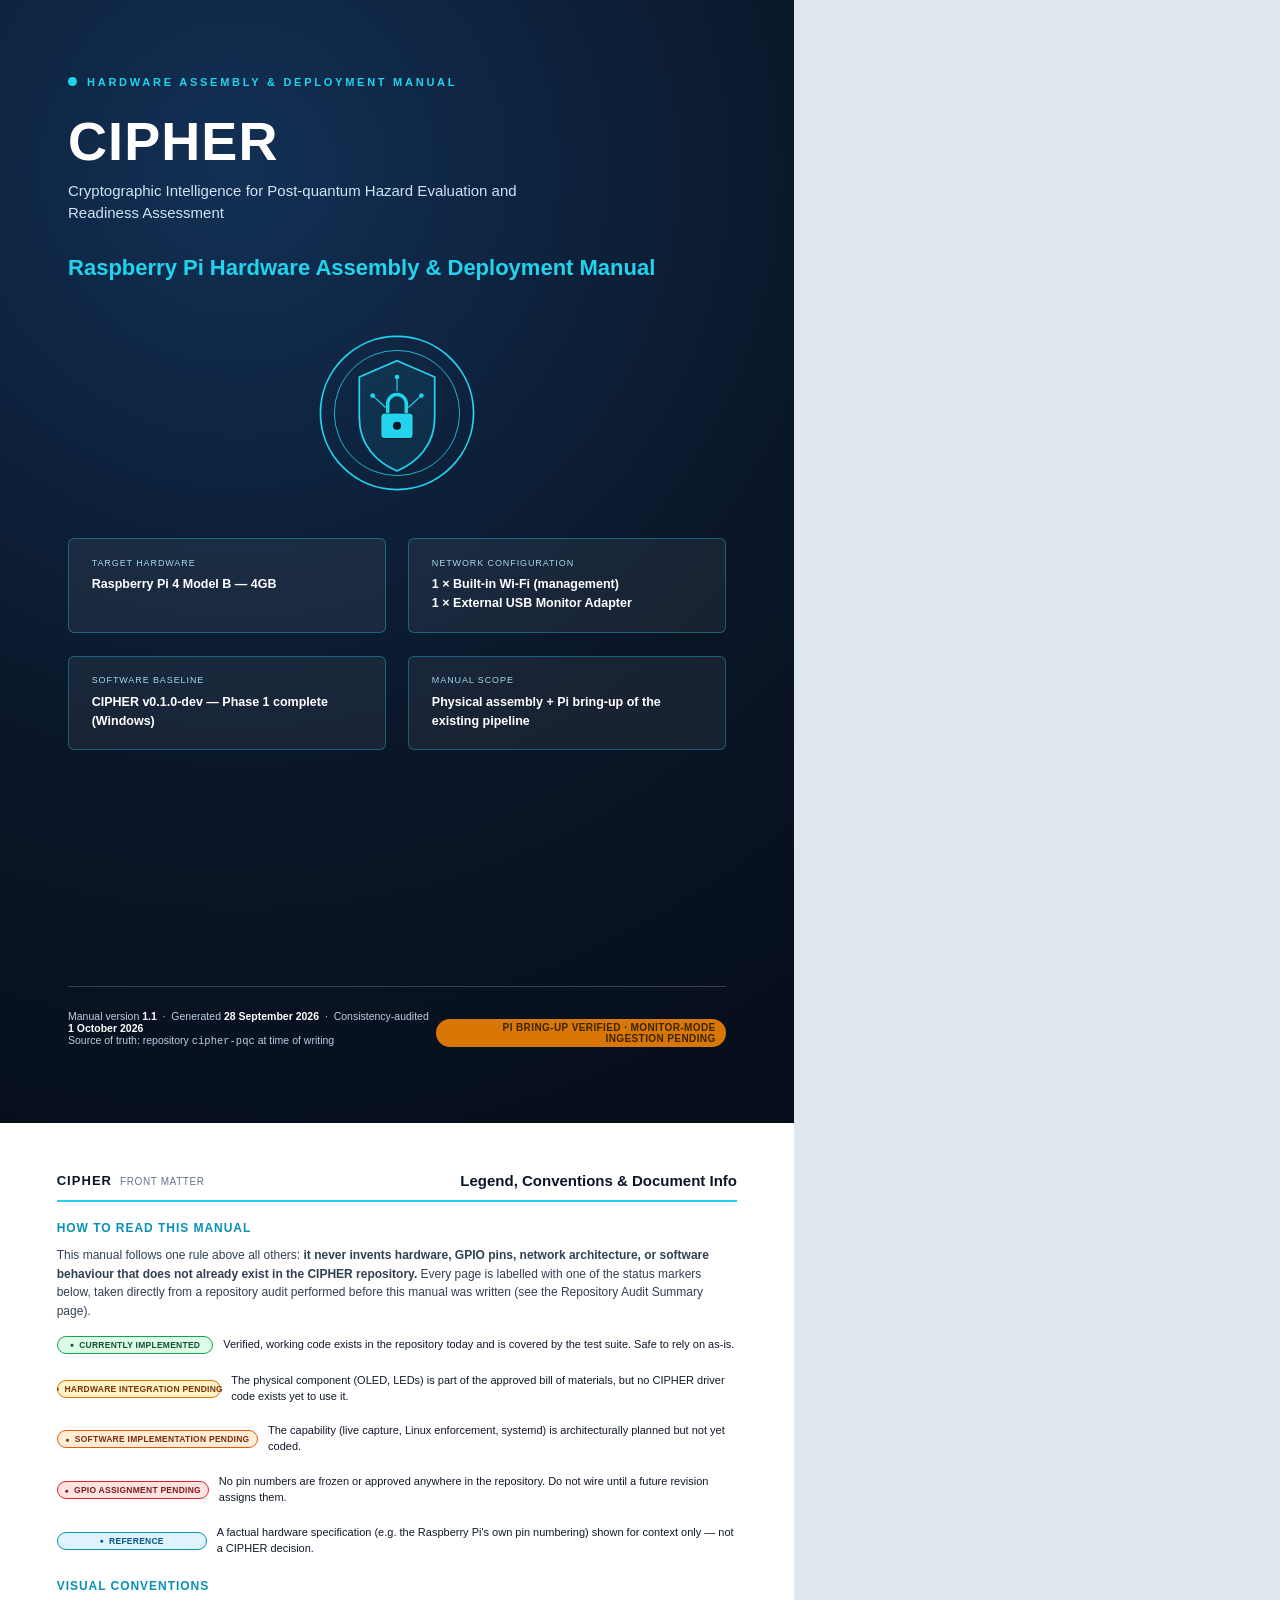
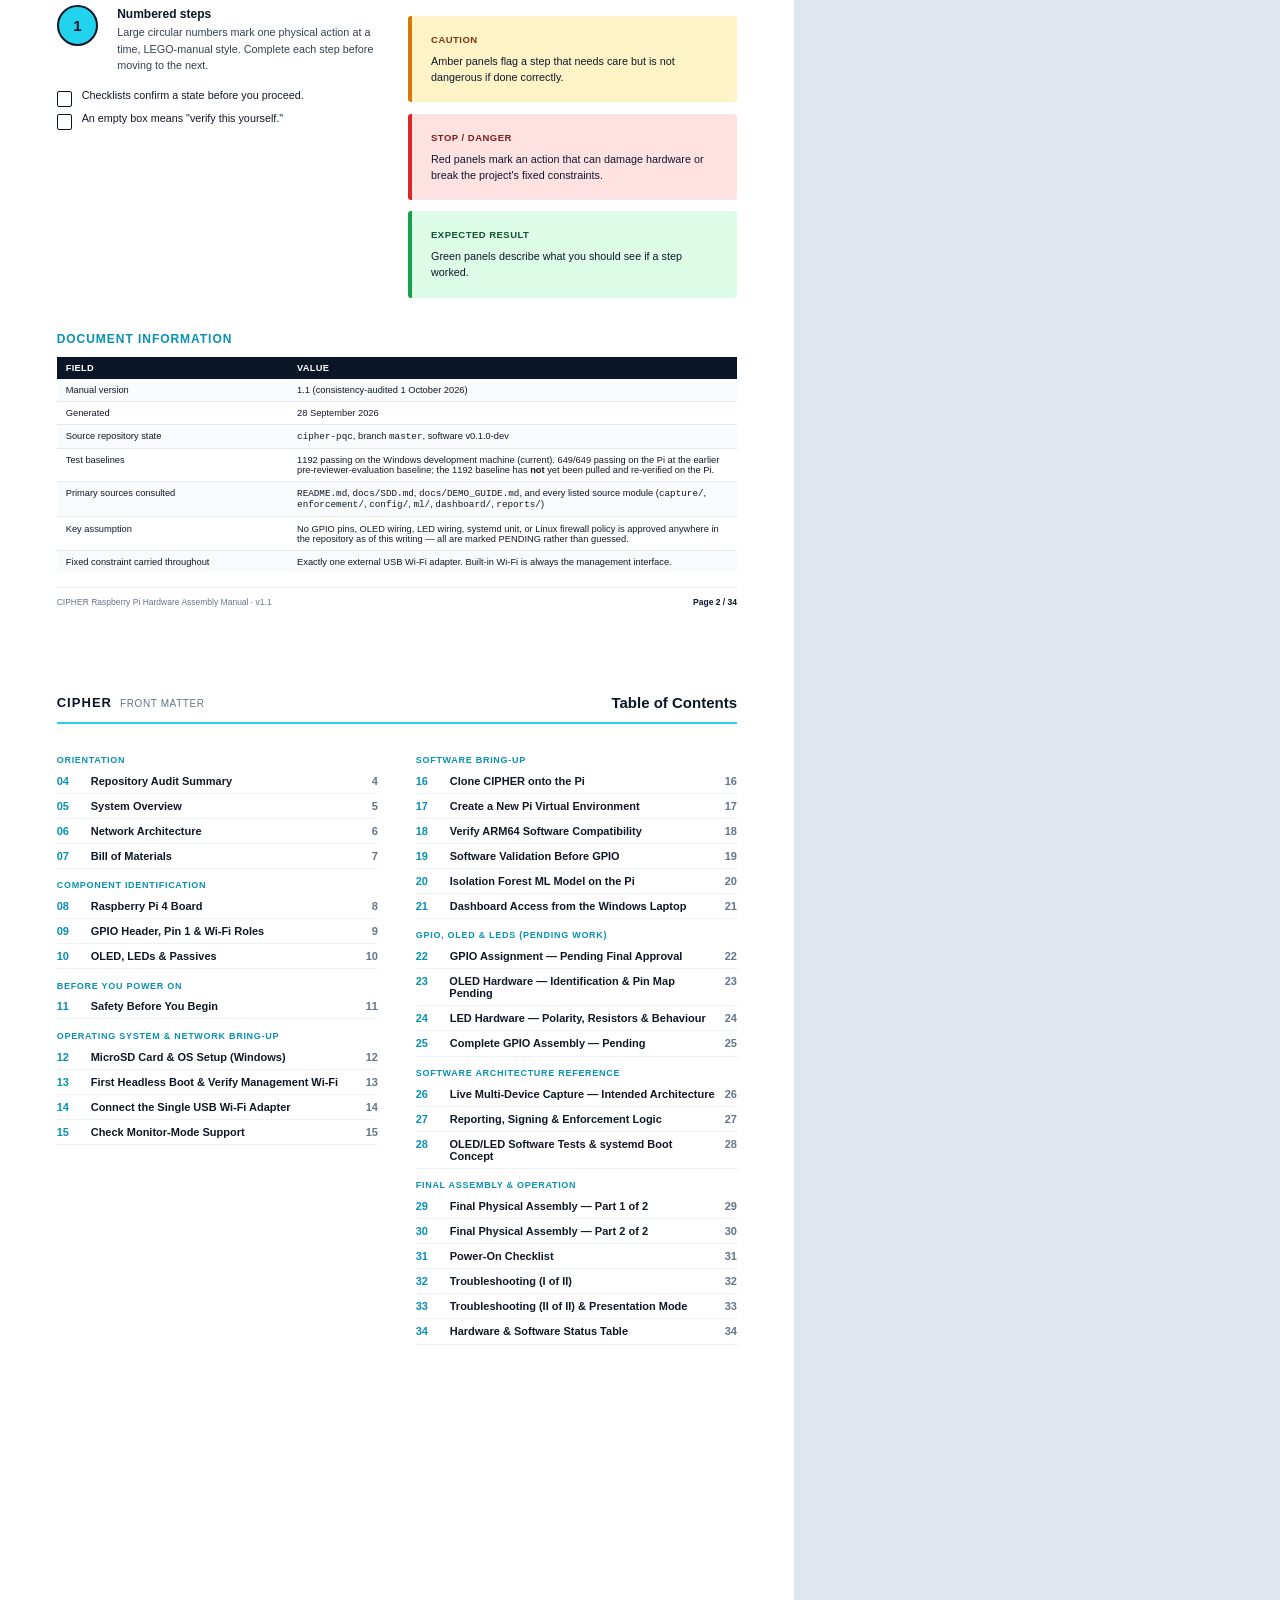
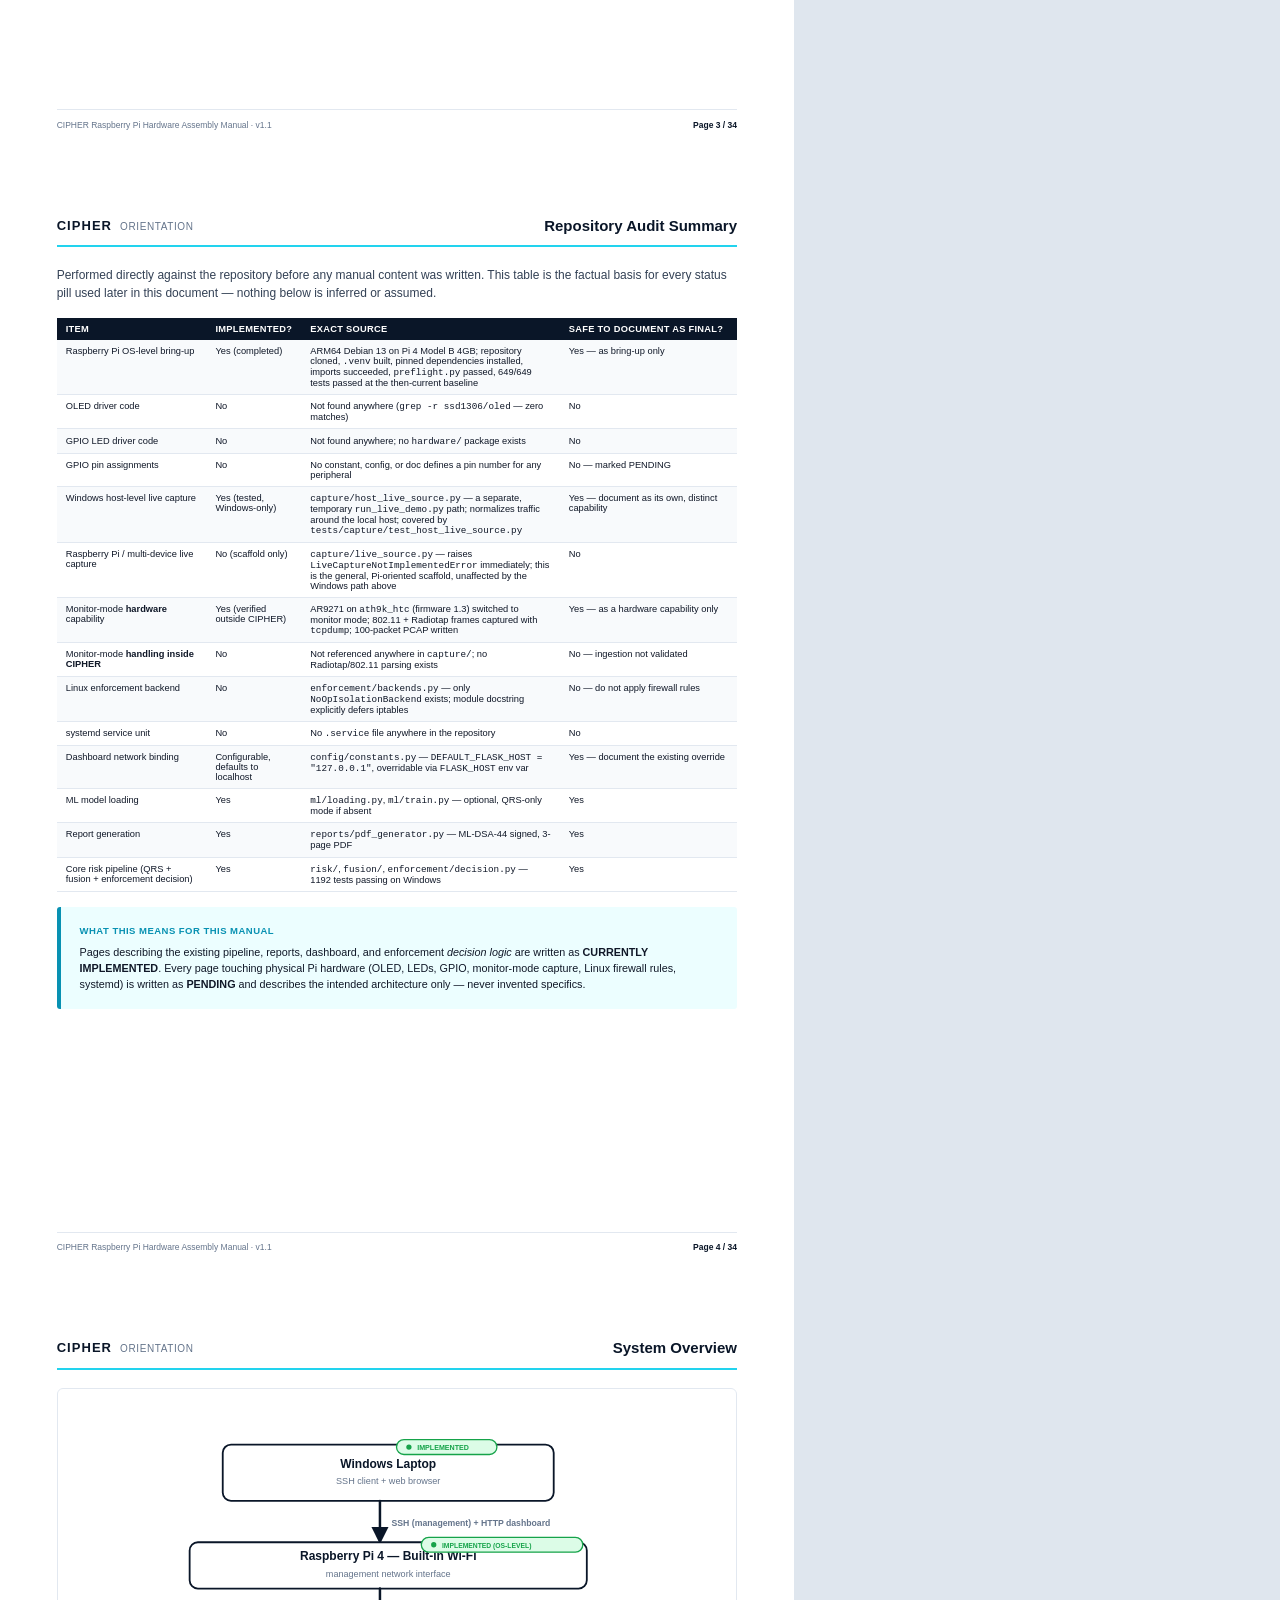
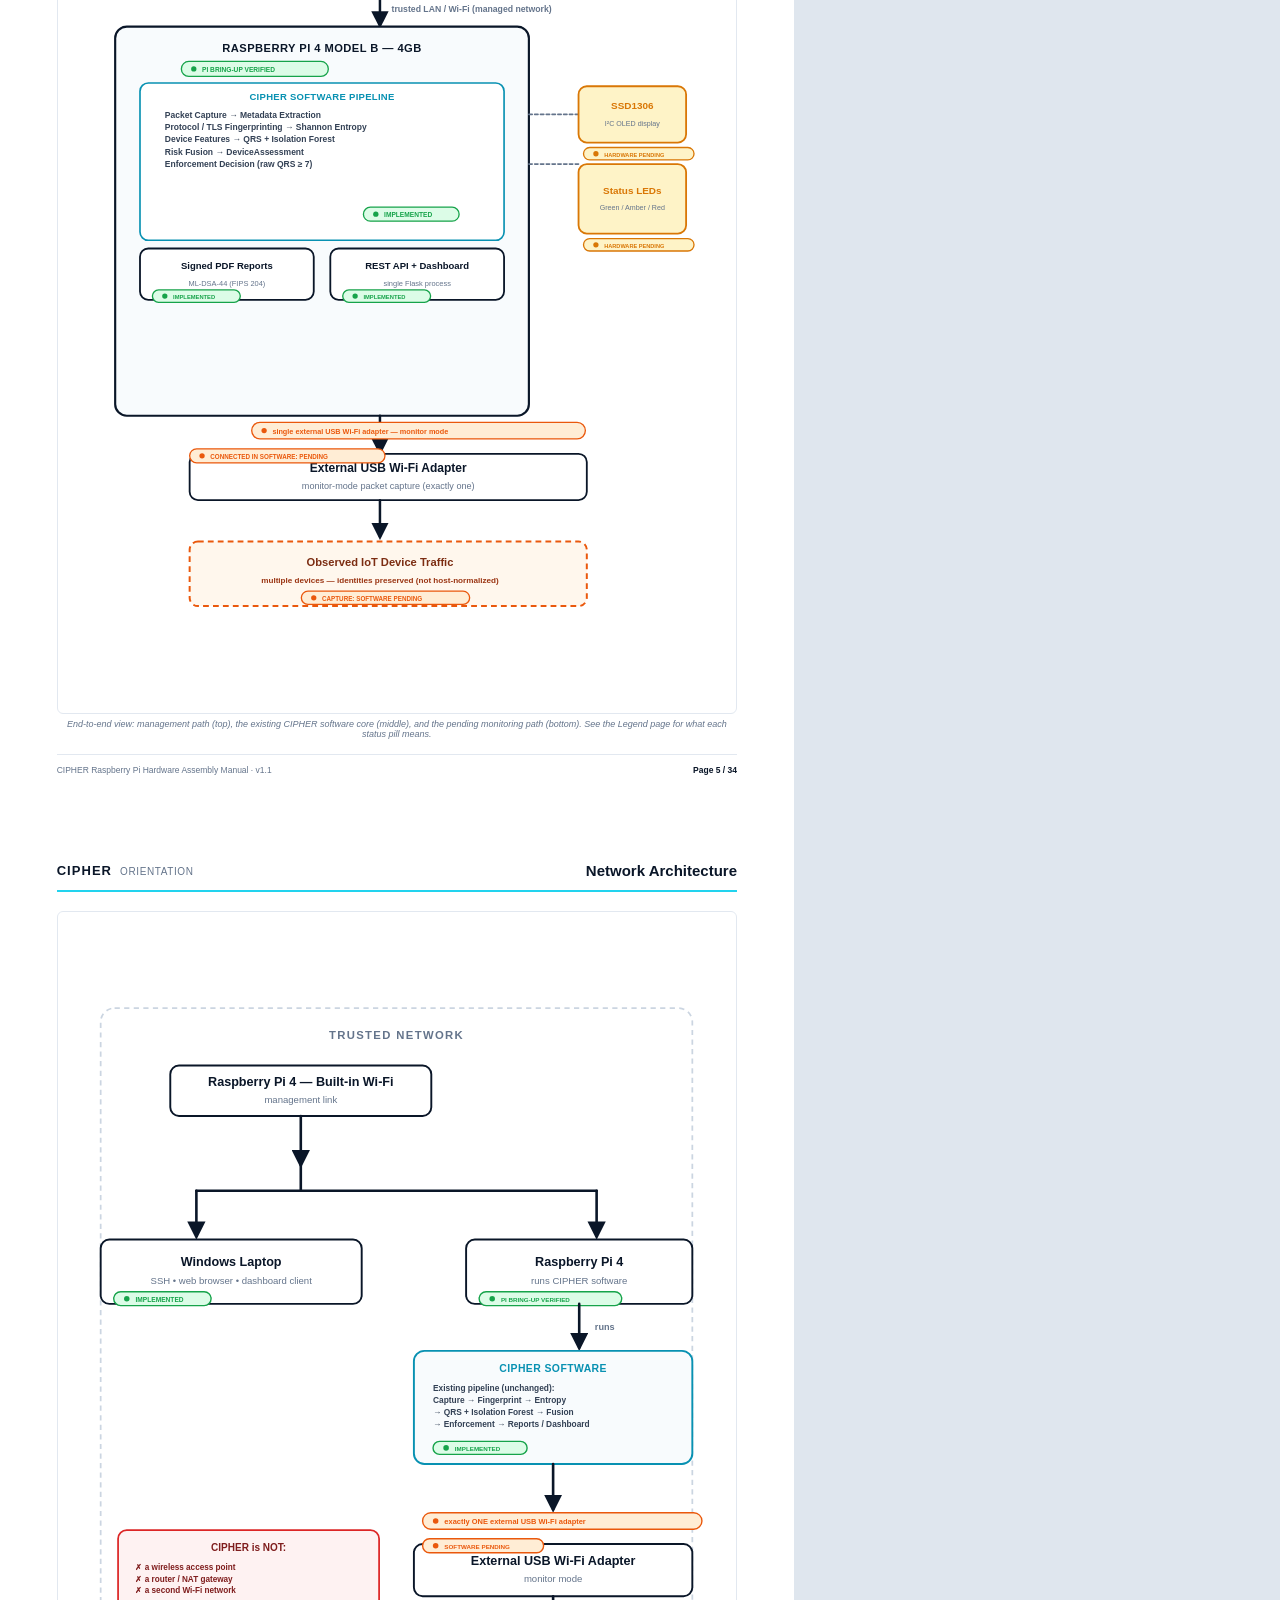
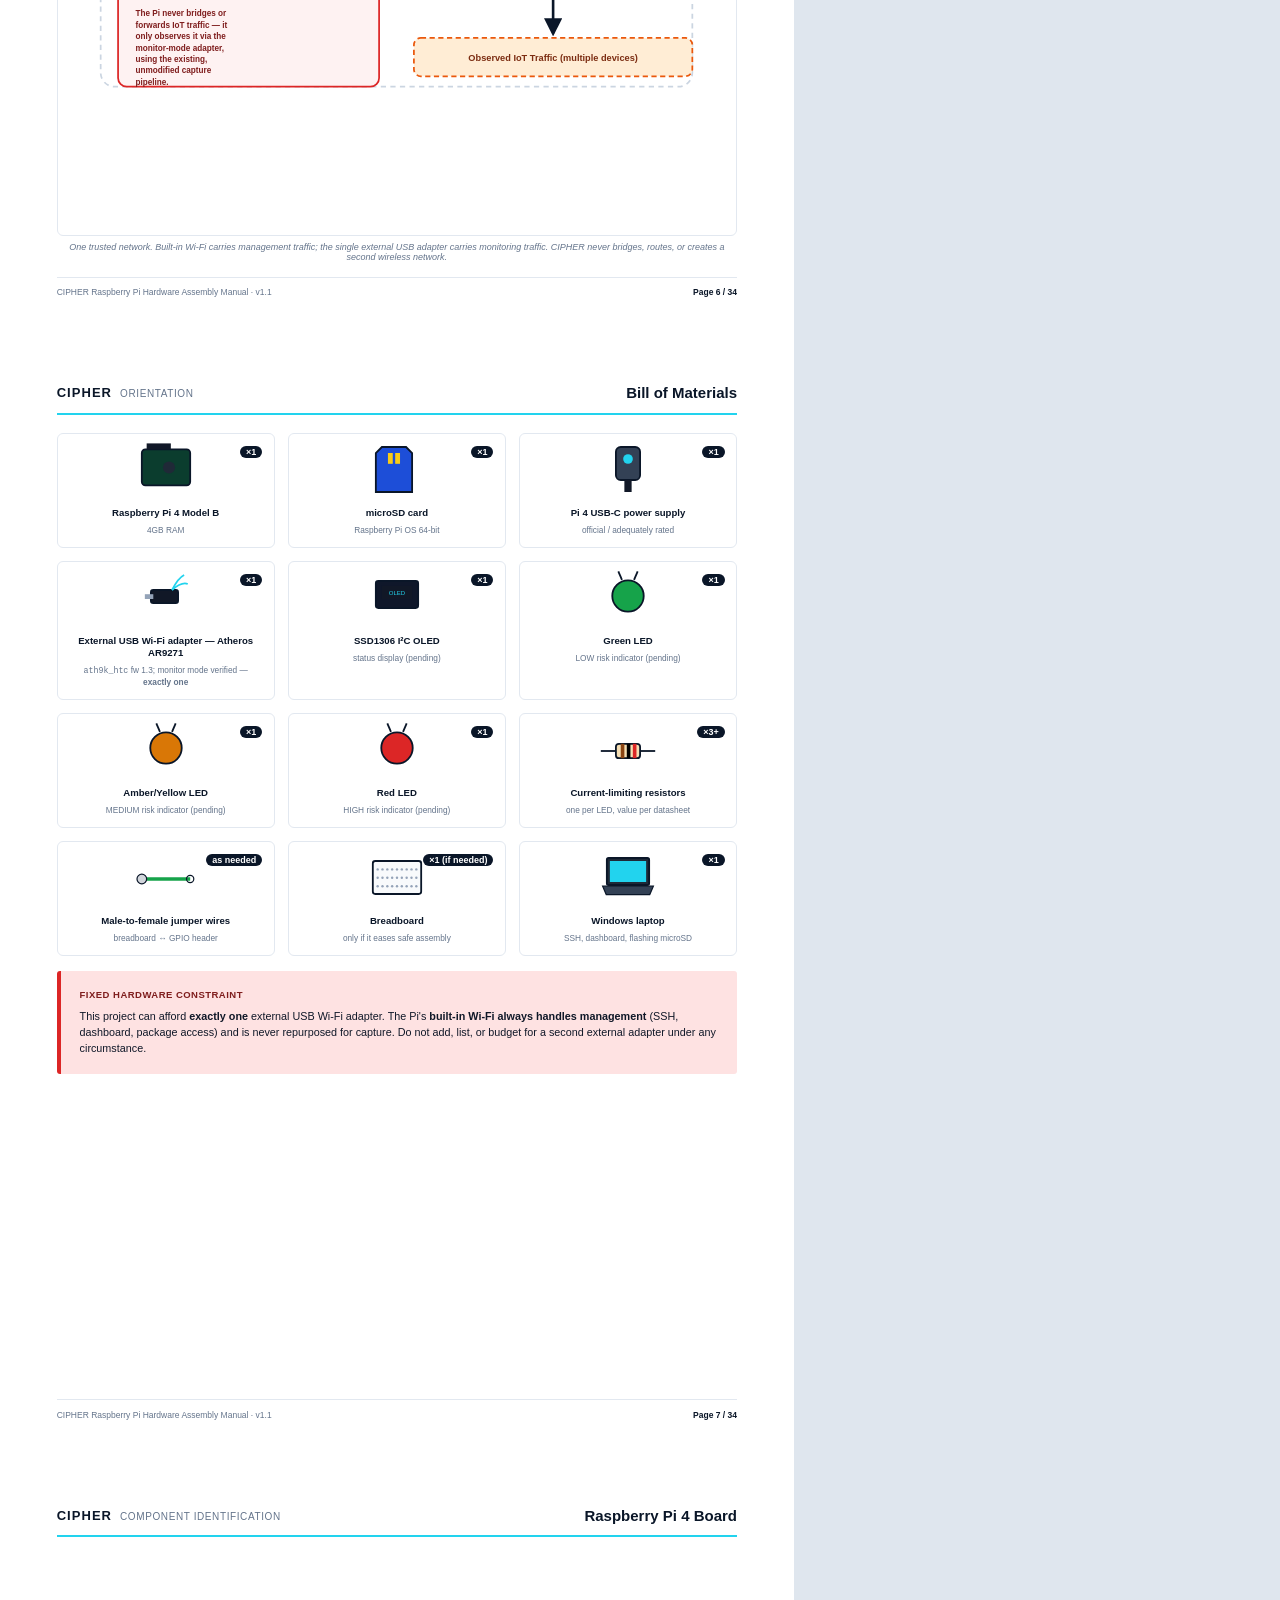
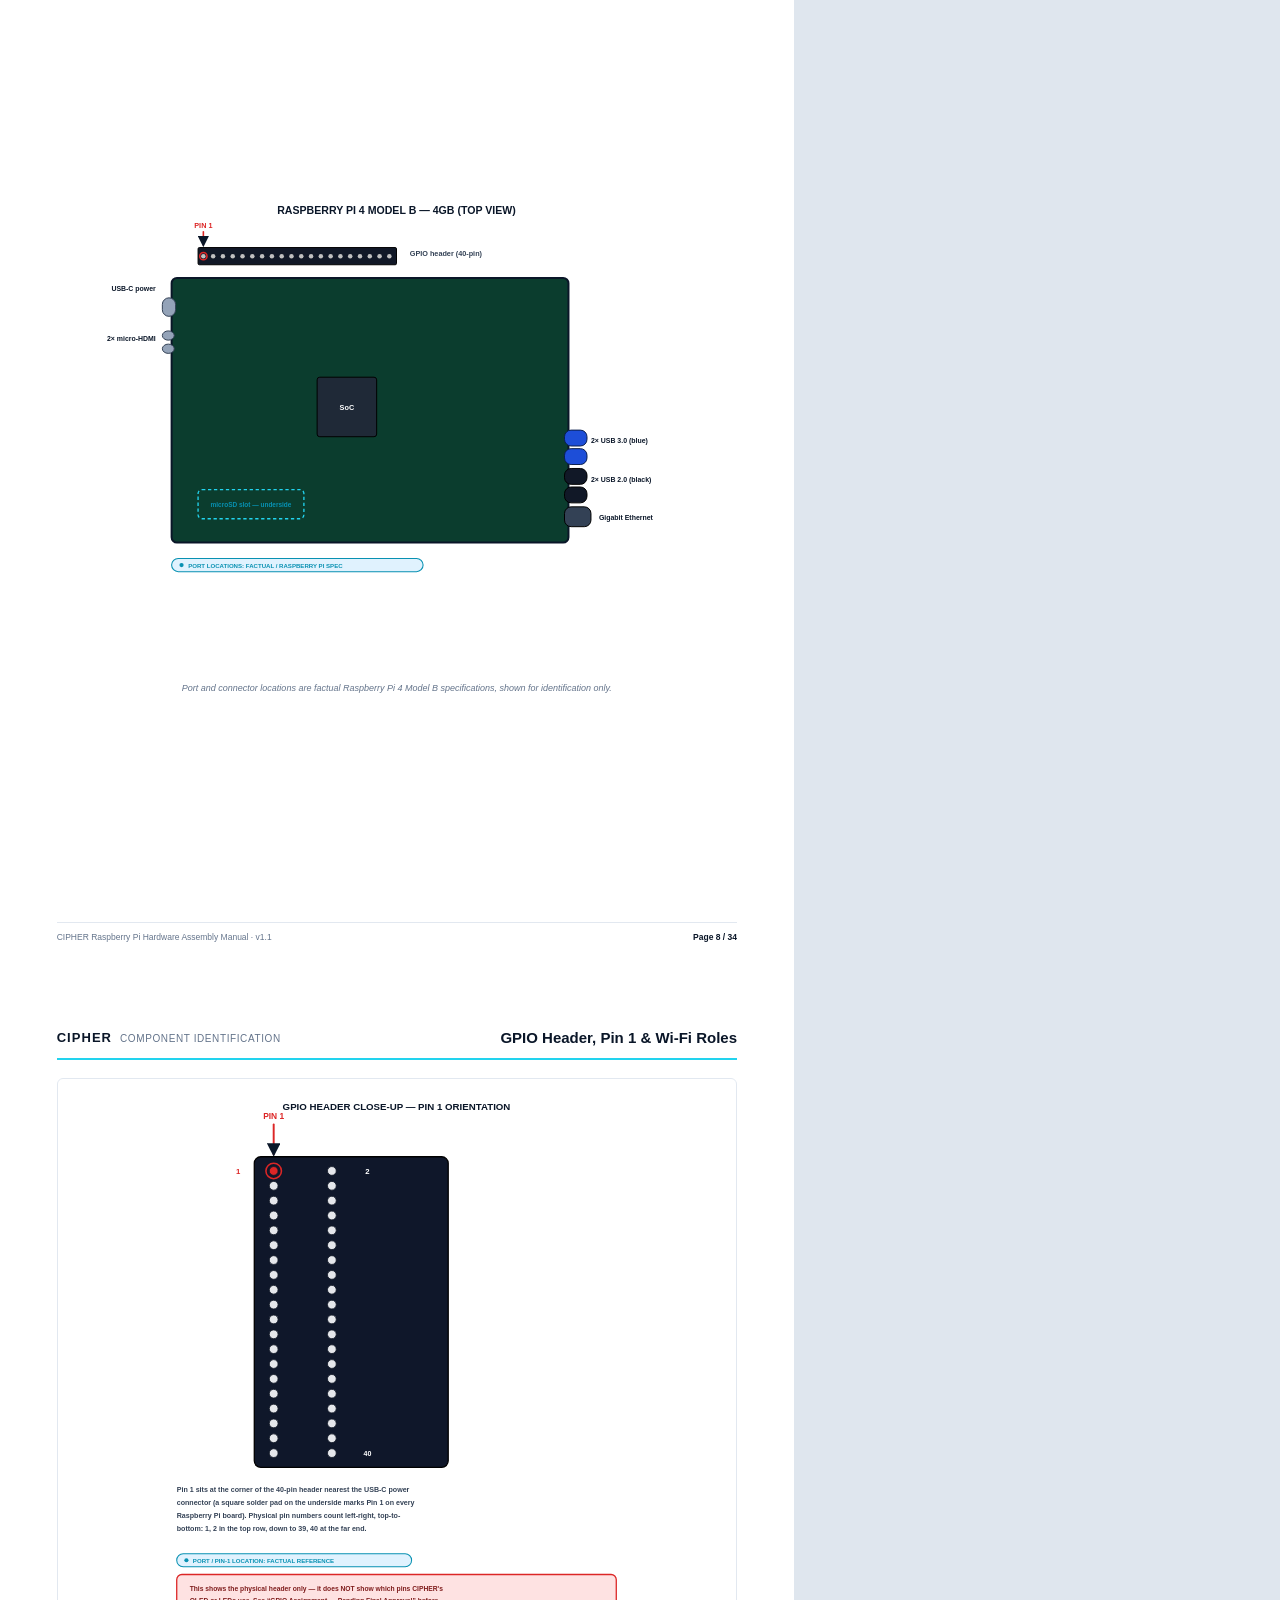
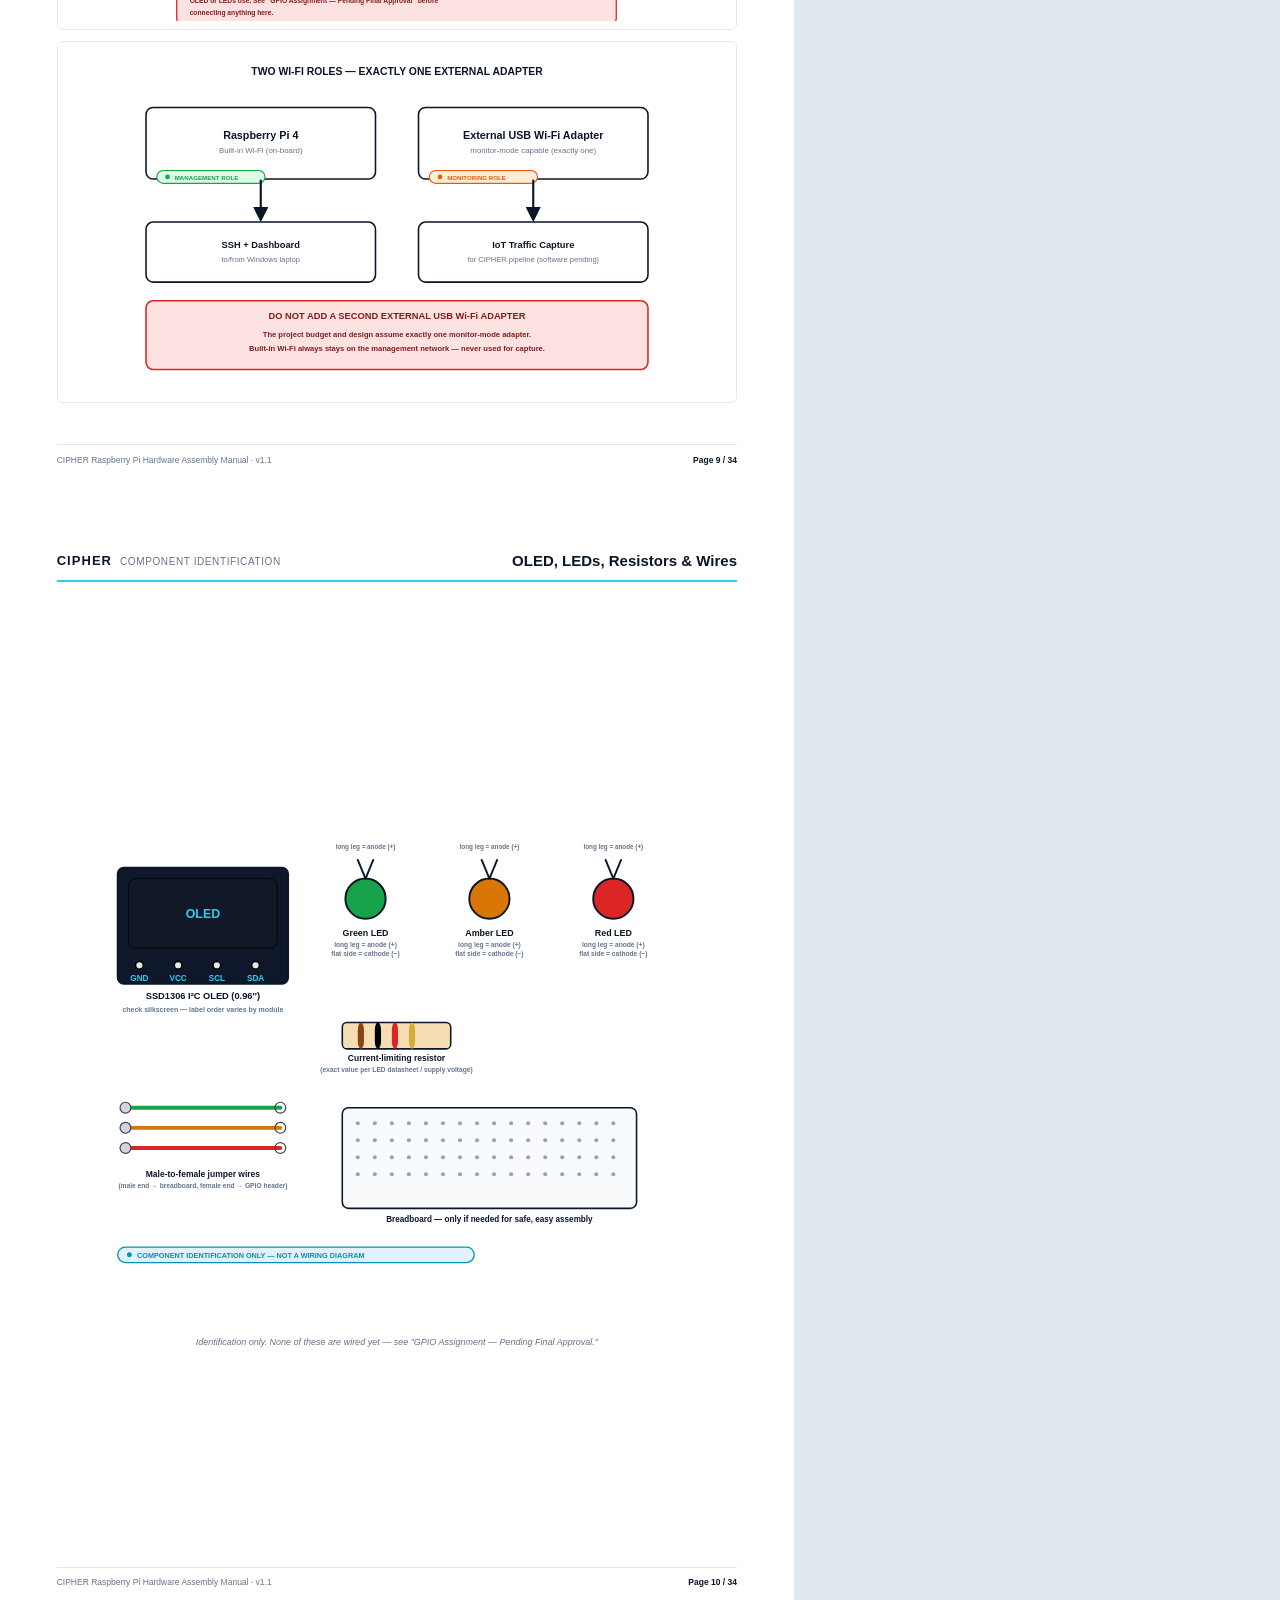
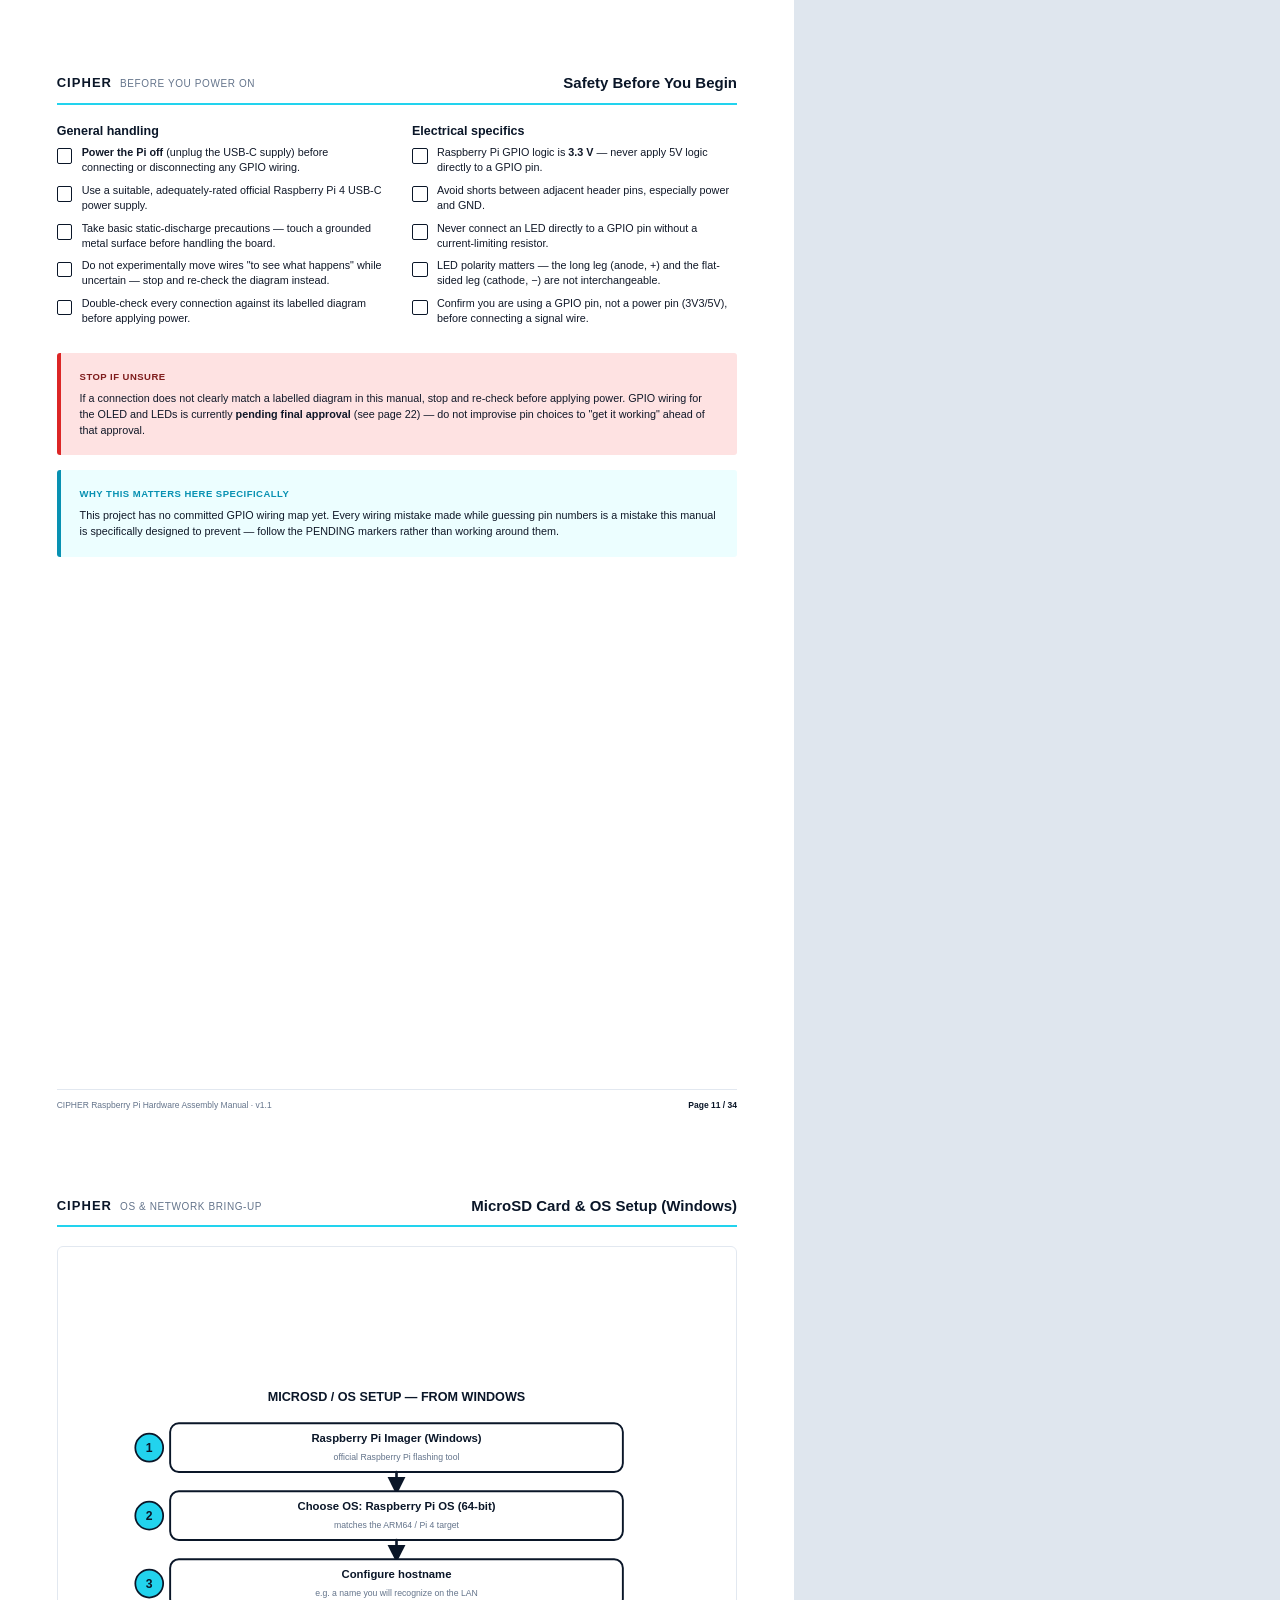
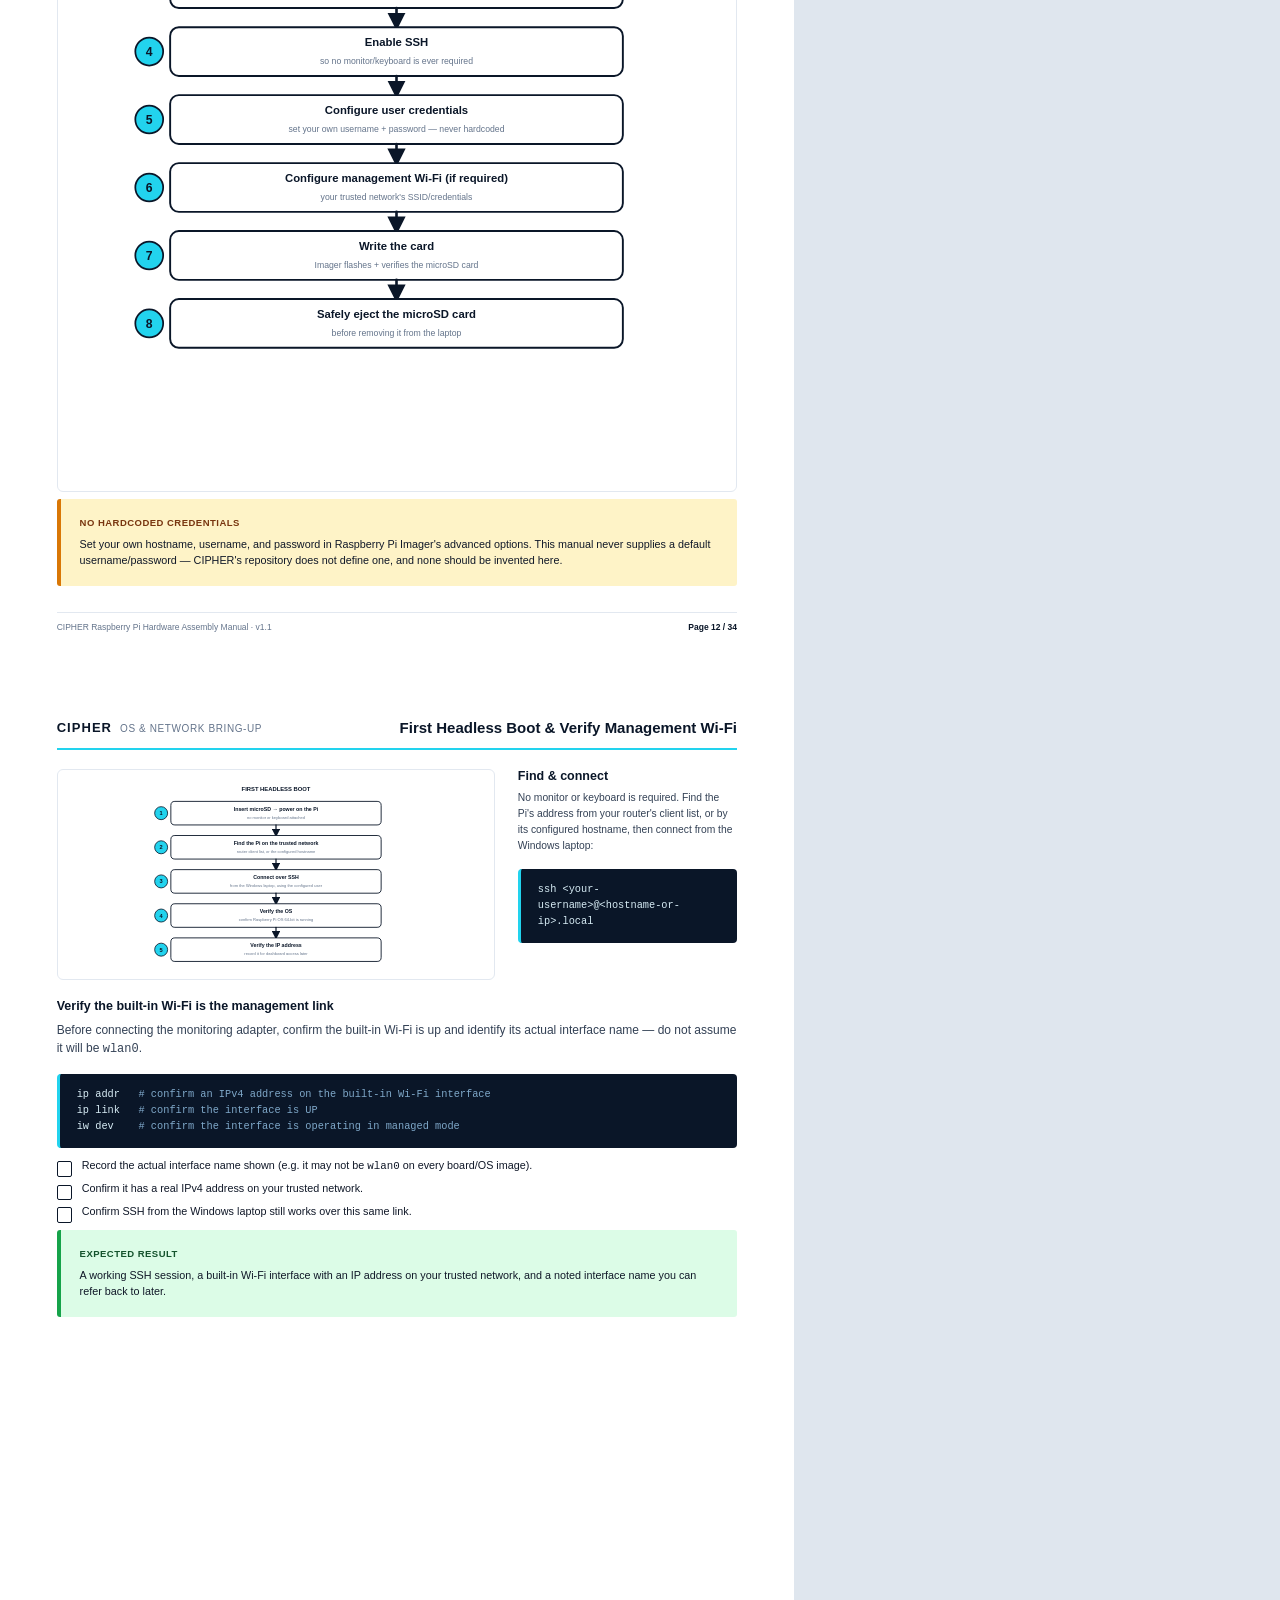
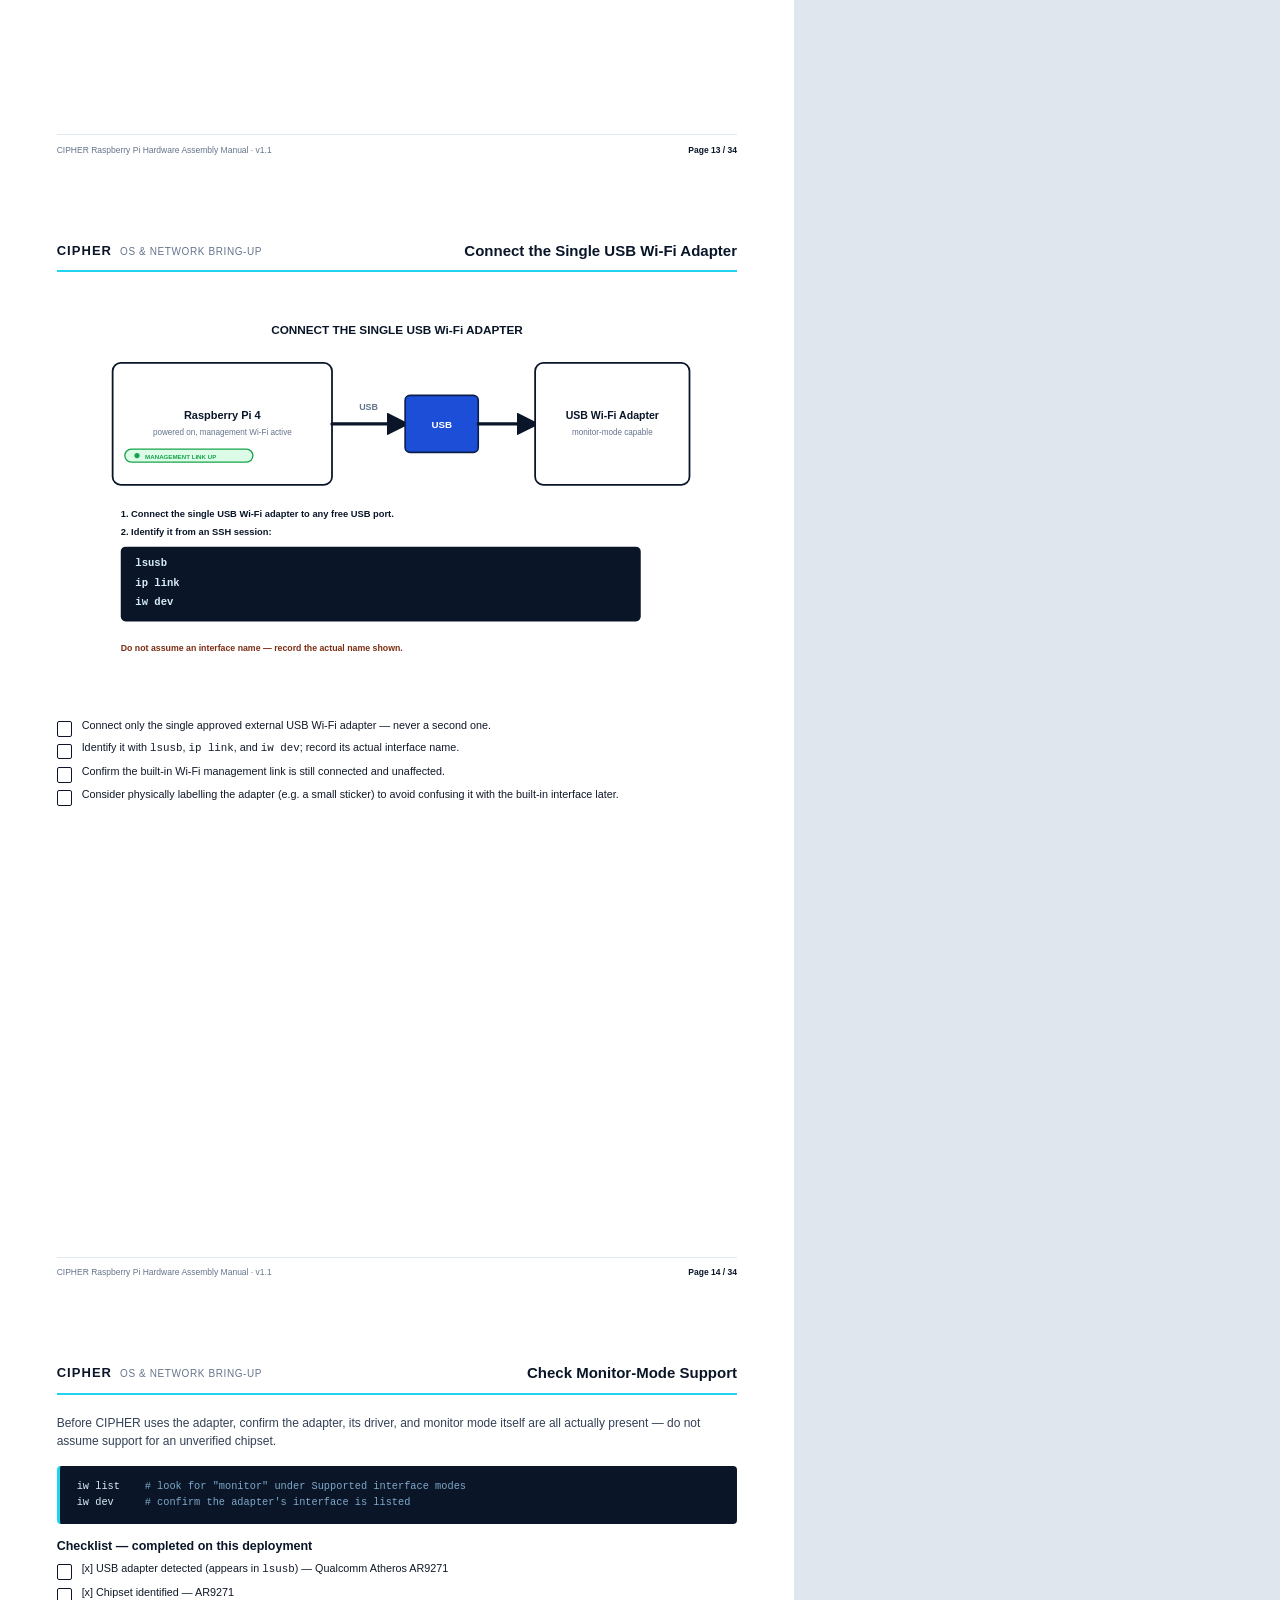
<file: docs/hardware_manual/manual.html>
<!DOCTYPE html>
<html lang="en">
<head>
<meta charset="UTF-8">
<title>CIPHER — Raspberry Pi Hardware Assembly &amp; Deployment Manual</title>
<link rel="stylesheet" href="assets/style.css">
</head>
<body>
<div class="book">

<!-- ============================================================ -->
<!-- PAGE 1 — COVER -->
<!-- ============================================================ -->
<div class="page cover">
  <div>
    <div class="top-lockup"><span class="dot"></span><span class="eyebrow">Hardware Assembly &amp; Deployment Manual</span></div>
    <h1>CIPHER</h1>
    <div class="full-name">Cryptographic Intelligence for Post-quantum Hazard Evaluation and Readiness Assessment</div>
    <div class="manual-title">Raspberry Pi Hardware Assembly &amp; Deployment Manual</div>
    <div style="display:flex; justify-content:center; margin: 4mm 0 10mm 0;">
      <img src="diagrams/cover-emblem.svg" style="width:46mm; height:46mm;">
    </div>
    <div class="spec-grid">
      <div class="spec-card">
        <div class="k">Target Hardware</div>
        <div class="v">Raspberry Pi 4 Model B — 4GB</div>
      </div>
      <div class="spec-card">
        <div class="k">Network Configuration</div>
        <div class="v">1 × Built-in Wi-Fi (management)<br>1 × External USB Monitor Adapter</div>
      </div>
      <div class="spec-card">
        <div class="k">Software Baseline</div>
        <div class="v">CIPHER v0.1.0-dev — Phase 1 complete (Windows)</div>
      </div>
      <div class="spec-card">
        <div class="k">Manual Scope</div>
        <div class="v">Physical assembly + Pi bring-up of the existing pipeline</div>
      </div>
    </div>
  </div>
  <div class="footer-strip">
    <div>
      <div>Manual version <b>1.1</b> &nbsp;·&nbsp; Generated <b>28 September 2026</b> &nbsp;·&nbsp; Consistency-audited <b>1 October 2026</b></div>
      <div>Source of truth: repository <code>cipher-pqc</code> at time of writing</div>
    </div>
    <div style="text-align:right;">
      <div class="status-chip">Pi bring-up verified · monitor-mode ingestion pending</div>
    </div>
  </div>
</div>

<!-- ============================================================ -->
<!-- PAGE 2 — LEGEND & CONVENTIONS -->
<!-- ============================================================ -->
<div class="page">
  <div class="page-header">
    <div class="ph-brand"><span class="mark">CIPHER</span><span class="sec">Front Matter</span></div>
    <div class="ph-title">Legend, Conventions &amp; Document Info</div>
  </div>
  <div class="page-body">
    <h2 class="pt">How to read this manual</h2>
    <p class="lead">This manual follows one rule above all others: <b>it never invents hardware, GPIO pins, network architecture,
    or software behaviour that does not already exist in the CIPHER repository.</b> Every page is labelled with one of the
    status markers below, taken directly from a repository audit performed before this manual was written (see the
    Repository Audit Summary page).</p>

    <div class="legend-row"><span class="pill pill-impl">Currently Implemented</span>
      <span class="desc">Verified, working code exists in the repository today and is covered by the test suite. Safe to rely on as-is.</span></div>
    <div class="legend-row"><span class="pill pill-hw">Hardware Integration Pending</span>
      <span class="desc">The physical component (OLED, LEDs) is part of the approved bill of materials, but no CIPHER driver code exists yet to use it.</span></div>
    <div class="legend-row"><span class="pill pill-sw">Software Implementation Pending</span>
      <span class="desc">The capability (live capture, Linux enforcement, systemd) is architecturally planned but not yet coded.</span></div>
    <div class="legend-row"><span class="pill pill-gpio">GPIO Assignment Pending</span>
      <span class="desc">No pin numbers are frozen or approved anywhere in the repository. Do not wire until a future revision assigns them.</span></div>
    <div class="legend-row"><span class="pill pill-info">Reference</span>
      <span class="desc">A factual hardware specification (e.g. the Raspberry Pi's own pin numbering) shown for context only — not a CIPHER decision.</span></div>

    <h2 class="pt" style="margin-top:6mm;">Visual conventions</h2>
    <div class="cols2" style="height:auto;">
      <div>
        <div class="step"><div class="step-num">1</div><div class="step-body"><div class="st">Numbered steps</div>
        <div class="sd">Large circular numbers mark one physical action at a time, LEGO-manual style. Complete each step before moving to the next.</div></div></div>
        <ul class="checklist"><li>Checklists confirm a state before you proceed.</li><li>An empty box means "verify this yourself."</li></ul>
      </div>
      <div>
        <div class="panel panel-warning"><div class="ptitle">Caution</div>Amber panels flag a step that needs care but is not dangerous if done correctly.</div>
        <div class="panel panel-danger"><div class="ptitle">Stop / Danger</div>Red panels mark an action that can damage hardware or break the project's fixed constraints.</div>
        <div class="panel panel-success"><div class="ptitle">Expected Result</div>Green panels describe what you should see if a step worked.</div>
      </div>
    </div>

    <h2 class="pt" style="margin-top:6mm;">Document information</h2>
    <table class="tbl compact">
      <tr><th style="width:34%;">Field</th><th>Value</th></tr>
      <tr><td>Manual version</td><td>1.1 (consistency-audited 1 October 2026)</td></tr>
      <tr><td>Generated</td><td>28 September 2026</td></tr>
      <tr><td>Source repository state</td><td><code>cipher-pqc</code>, branch <code>master</code>, software v0.1.0-dev</td></tr>
      <tr><td>Test baselines</td><td>1192 passing on the Windows development machine (current). 649/649 passing on the Pi at the earlier pre-reviewer-evaluation baseline; the 1192 baseline has <b>not</b> yet been pulled and re-verified on the Pi.</td></tr>
      <tr><td>Primary sources consulted</td><td><code>README.md</code>, <code>docs/SDD.md</code>, <code>docs/DEMO_GUIDE.md</code>, and every listed source module (<code>capture/</code>, <code>enforcement/</code>, <code>config/</code>, <code>ml/</code>, <code>dashboard/</code>, <code>reports/</code>)</td></tr>
      <tr><td>Key assumption</td><td>No GPIO pins, OLED wiring, LED wiring, systemd unit, or Linux firewall policy is approved anywhere in the repository as of this writing — all are marked PENDING rather than guessed.</td></tr>
      <tr><td>Fixed constraint carried throughout</td><td>Exactly one external USB Wi-Fi adapter. Built-in Wi-Fi is always the management interface.</td></tr>
    </table>
  </div>
  <div class="page-footer"><span>CIPHER Raspberry Pi Hardware Assembly Manual · v1.1</span><span class="pnum">Page 2 / 34</span></div>
</div>

<!-- ============================================================ -->
<!-- PAGE 3 — TABLE OF CONTENTS -->
<!-- ============================================================ -->
<div class="page">
  <div class="page-header">
    <div class="ph-brand"><span class="mark">CIPHER</span><span class="sec">Front Matter</span></div>
    <div class="ph-title">Table of Contents</div>
  </div>
  <div class="page-body">
    <div class="cols2" style="height:auto; column-gap:10mm;">
      <div>
        <div class="toc-section-label">Orientation</div>
        <ul class="toc-list">
          <li><span class="tno">04</span><span class="ttitle">Repository Audit Summary</span><span class="tpage">4</span></li>
          <li><span class="tno">05</span><span class="ttitle">System Overview</span><span class="tpage">5</span></li>
          <li><span class="tno">06</span><span class="ttitle">Network Architecture</span><span class="tpage">6</span></li>
          <li><span class="tno">07</span><span class="ttitle">Bill of Materials</span><span class="tpage">7</span></li>
        </ul>
        <div class="toc-section-label">Component Identification</div>
        <ul class="toc-list">
          <li><span class="tno">08</span><span class="ttitle">Raspberry Pi 4 Board</span><span class="tpage">8</span></li>
          <li><span class="tno">09</span><span class="ttitle">GPIO Header, Pin 1 &amp; Wi-Fi Roles</span><span class="tpage">9</span></li>
          <li><span class="tno">10</span><span class="ttitle">OLED, LEDs &amp; Passives</span><span class="tpage">10</span></li>
        </ul>
        <div class="toc-section-label">Before You Power On</div>
        <ul class="toc-list">
          <li><span class="tno">11</span><span class="ttitle">Safety Before You Begin</span><span class="tpage">11</span></li>
        </ul>
        <div class="toc-section-label">Operating System &amp; Network Bring-Up</div>
        <ul class="toc-list">
          <li><span class="tno">12</span><span class="ttitle">MicroSD Card &amp; OS Setup (Windows)</span><span class="tpage">12</span></li>
          <li><span class="tno">13</span><span class="ttitle">First Headless Boot &amp; Verify Management Wi-Fi</span><span class="tpage">13</span></li>
          <li><span class="tno">14</span><span class="ttitle">Connect the Single USB Wi-Fi Adapter</span><span class="tpage">14</span></li>
          <li><span class="tno">15</span><span class="ttitle">Check Monitor-Mode Support</span><span class="tpage">15</span></li>
        </ul>
      </div>
      <div>
        <div class="toc-section-label">Software Bring-Up</div>
        <ul class="toc-list">
          <li><span class="tno">16</span><span class="ttitle">Clone CIPHER onto the Pi</span><span class="tpage">16</span></li>
          <li><span class="tno">17</span><span class="ttitle">Create a New Pi Virtual Environment</span><span class="tpage">17</span></li>
          <li><span class="tno">18</span><span class="ttitle">Verify ARM64 Software Compatibility</span><span class="tpage">18</span></li>
          <li><span class="tno">19</span><span class="ttitle">Software Validation Before GPIO</span><span class="tpage">19</span></li>
          <li><span class="tno">20</span><span class="ttitle">Isolation Forest ML Model on the Pi</span><span class="tpage">20</span></li>
          <li><span class="tno">21</span><span class="ttitle">Dashboard Access from the Windows Laptop</span><span class="tpage">21</span></li>
        </ul>
        <div class="toc-section-label">GPIO, OLED &amp; LEDs (Pending Work)</div>
        <ul class="toc-list">
          <li><span class="tno">22</span><span class="ttitle">GPIO Assignment — Pending Final Approval</span><span class="tpage">22</span></li>
          <li><span class="tno">23</span><span class="ttitle">OLED Hardware — Identification &amp; Pin Map Pending</span><span class="tpage">23</span></li>
          <li><span class="tno">24</span><span class="ttitle">LED Hardware — Polarity, Resistors &amp; Behaviour</span><span class="tpage">24</span></li>
          <li><span class="tno">25</span><span class="ttitle">Complete GPIO Assembly — Pending</span><span class="tpage">25</span></li>
        </ul>
        <div class="toc-section-label">Software Architecture Reference</div>
        <ul class="toc-list">
          <li><span class="tno">26</span><span class="ttitle">Live Multi-Device Capture — Intended Architecture</span><span class="tpage">26</span></li>
          <li><span class="tno">27</span><span class="ttitle">Reporting, Signing &amp; Enforcement Logic</span><span class="tpage">27</span></li>
          <li><span class="tno">28</span><span class="ttitle">OLED/LED Software Tests &amp; systemd Boot Concept</span><span class="tpage">28</span></li>
        </ul>
        <div class="toc-section-label">Final Assembly &amp; Operation</div>
        <ul class="toc-list">
          <li><span class="tno">29</span><span class="ttitle">Final Physical Assembly — Part 1 of 2</span><span class="tpage">29</span></li>
          <li><span class="tno">30</span><span class="ttitle">Final Physical Assembly — Part 2 of 2</span><span class="tpage">30</span></li>
          <li><span class="tno">31</span><span class="ttitle">Power-On Checklist</span><span class="tpage">31</span></li>
          <li><span class="tno">32</span><span class="ttitle">Troubleshooting (I of II)</span><span class="tpage">32</span></li>
          <li><span class="tno">33</span><span class="ttitle">Troubleshooting (II of II) &amp; Presentation Mode</span><span class="tpage">33</span></li>
          <li><span class="tno">34</span><span class="ttitle">Hardware &amp; Software Status Table</span><span class="tpage">34</span></li>
        </ul>
      </div>
    </div>
  </div>
  <div class="page-footer"><span>CIPHER Raspberry Pi Hardware Assembly Manual · v1.1</span><span class="pnum">Page 3 / 34</span></div>
</div>

<!-- ============================================================ -->
<!-- PAGE 4 — REPOSITORY AUDIT SUMMARY -->
<!-- ============================================================ -->
<div class="page">
  <div class="page-header">
    <div class="ph-brand"><span class="mark">CIPHER</span><span class="sec">Orientation</span></div>
    <div class="ph-title">Repository Audit Summary</div>
  </div>
  <div class="page-body">
    <p class="lead">Performed directly against the repository before any manual content was written. This table is the
    factual basis for every status pill used later in this document — nothing below is inferred or assumed.</p>
    <table class="tbl compact">
      <tr><th style="width:22%;">Item</th><th style="width:10%;">Implemented?</th><th style="width:38%;">Exact source</th><th>Safe to document as final?</th></tr>
      <tr><td>Raspberry Pi OS-level bring-up</td><td>Yes (completed)</td><td>ARM64 Debian 13 on Pi 4 Model B 4GB; repository cloned, <code>.venv</code> built, pinned dependencies installed, imports succeeded, <code>preflight.py</code> passed, 649/649 tests passed at the then-current baseline</td><td>Yes — as bring-up only</td></tr>
      <tr><td>OLED driver code</td><td>No</td><td>Not found anywhere (<code>grep -r ssd1306/oled</code> — zero matches)</td><td>No</td></tr>
      <tr><td>GPIO LED driver code</td><td>No</td><td>Not found anywhere; no <code>hardware/</code> package exists</td><td>No</td></tr>
      <tr><td>GPIO pin assignments</td><td>No</td><td>No constant, config, or doc defines a pin number for any peripheral</td><td>No — marked PENDING</td></tr>
      <tr><td>Windows host-level live capture</td><td>Yes (tested, Windows-only)</td><td><code>capture/host_live_source.py</code> — a separate, temporary <code>run_live_demo.py</code> path; normalizes traffic around the local host; covered by <code>tests/capture/test_host_live_source.py</code></td><td>Yes — document as its own, distinct capability</td></tr>
      <tr><td>Raspberry Pi / multi-device live capture</td><td>No (scaffold only)</td><td><code>capture/live_source.py</code> — raises <code>LiveCaptureNotImplementedError</code> immediately; this is the general, Pi-oriented scaffold, unaffected by the Windows path above</td><td>No</td></tr>
      <tr><td>Monitor-mode <b>hardware</b> capability</td><td>Yes (verified outside CIPHER)</td><td>AR9271 on <code>ath9k_htc</code> (firmware 1.3) switched to monitor mode; 802.11 + Radiotap frames captured with <code>tcpdump</code>; 100-packet PCAP written</td><td>Yes — as a hardware capability only</td></tr>
      <tr><td>Monitor-mode <b>handling inside CIPHER</b></td><td>No</td><td>Not referenced anywhere in <code>capture/</code>; no Radiotap/802.11 parsing exists</td><td>No — ingestion not validated</td></tr>
      <tr><td>Linux enforcement backend</td><td>No</td><td><code>enforcement/backends.py</code> — only <code>NoOpIsolationBackend</code> exists; module docstring explicitly defers iptables</td><td>No — do not apply firewall rules</td></tr>
      <tr><td>systemd service unit</td><td>No</td><td>No <code>.service</code> file anywhere in the repository</td><td>No</td></tr>
      <tr><td>Dashboard network binding</td><td>Configurable, defaults to localhost</td><td><code>config/constants.py</code> — <code>DEFAULT_FLASK_HOST = "127.0.0.1"</code>, overridable via <code>FLASK_HOST</code> env var</td><td>Yes — document the existing override</td></tr>
      <tr><td>ML model loading</td><td>Yes</td><td><code>ml/loading.py</code>, <code>ml/train.py</code> — optional, QRS-only mode if absent</td><td>Yes</td></tr>
      <tr><td>Report generation</td><td>Yes</td><td><code>reports/pdf_generator.py</code> — ML-DSA-44 signed, 3-page PDF</td><td>Yes</td></tr>
      <tr><td>Core risk pipeline (QRS + fusion + enforcement decision)</td><td>Yes</td><td><code>risk/</code>, <code>fusion/</code>, <code>enforcement/decision.py</code> — 1192 tests passing on Windows</td><td>Yes</td></tr>
    </table>
    <div class="panel panel-info" style="margin-top:4mm;">
      <div class="ptitle">What this means for this manual</div>
      Pages describing the existing pipeline, reports, dashboard, and enforcement <i>decision logic</i> are written as
      <b>CURRENTLY IMPLEMENTED</b>. Every page touching physical Pi hardware (OLED, LEDs, GPIO, monitor-mode capture,
      Linux firewall rules, systemd) is written as <b>PENDING</b> and describes the intended architecture only —
      never invented specifics.
    </div>
  </div>
  <div class="page-footer"><span>CIPHER Raspberry Pi Hardware Assembly Manual · v1.1</span><span class="pnum">Page 4 / 34</span></div>
</div>

<!-- ============================================================ -->
<!-- PAGE 5 — SYSTEM OVERVIEW -->
<!-- ============================================================ -->
<div class="page">
  <div class="page-header">
    <div class="ph-brand"><span class="mark">CIPHER</span><span class="sec">Orientation</span></div>
    <div class="ph-title">System Overview</div>
  </div>
  <div class="page-body" style="display:flex; flex-direction:column;">
    <div class="diagram-frame grow" style="padding:2mm;">
      <img src="diagrams/system-overview.svg" style="object-fit:contain;">
    </div>
    <div class="diagram-caption">End-to-end view: management path (top), the existing CIPHER software core (middle), and the pending monitoring path (bottom). See the Legend page for what each status pill means.</div>
  </div>
  <div class="page-footer"><span>CIPHER Raspberry Pi Hardware Assembly Manual · v1.1</span><span class="pnum">Page 5 / 34</span></div>
</div>

<!-- ============================================================ -->
<!-- PAGE 6 — NETWORK ARCHITECTURE -->
<!-- ============================================================ -->
<div class="page">
  <div class="page-header">
    <div class="ph-brand"><span class="mark">CIPHER</span><span class="sec">Orientation</span></div>
    <div class="ph-title">Network Architecture</div>
  </div>
  <div class="page-body" style="display:flex; flex-direction:column;">
    <div class="diagram-frame grow" style="padding:2mm;">
      <img src="diagrams/network-architecture.svg" style="object-fit:contain;">
    </div>
    <div class="diagram-caption">One trusted network. Built-in Wi-Fi carries management traffic; the single external USB adapter carries monitoring traffic. CIPHER never bridges, routes, or creates a second wireless network.</div>
  </div>
  <div class="page-footer"><span>CIPHER Raspberry Pi Hardware Assembly Manual · v1.1</span><span class="pnum">Page 6 / 34</span></div>
</div>

<!-- ============================================================ -->
<!-- PAGE 7 — BILL OF MATERIALS -->
<!-- ============================================================ -->
<div class="page">
  <div class="page-header">
    <div class="ph-brand"><span class="mark">CIPHER</span><span class="sec">Orientation</span></div>
    <div class="ph-title">Bill of Materials</div>
  </div>
  <div class="page-body">
    <div class="bom-grid">
      <div class="bom-card"><span class="qty">×1</span><img class="icon" src="diagrams/icon-pi.svg"><div class="name">Raspberry Pi 4 Model B</div><div class="role">4GB RAM</div></div>
      <div class="bom-card"><span class="qty">×1</span><img class="icon" src="diagrams/icon-sdcard.svg"><div class="name">microSD card</div><div class="role">Raspberry Pi OS 64-bit</div></div>
      <div class="bom-card"><span class="qty">×1</span><img class="icon" src="diagrams/icon-power.svg"><div class="name">Pi 4 USB-C power supply</div><div class="role">official / adequately rated</div></div>
      <div class="bom-card"><span class="qty">×1</span><img class="icon" src="diagrams/icon-usbwifi.svg"><div class="name">External USB Wi-Fi adapter — Atheros AR9271</div><div class="role"><code>ath9k_htc</code> fw 1.3; monitor mode verified — <b>exactly one</b></div></div>
      <div class="bom-card"><span class="qty">×1</span><img class="icon" src="diagrams/icon-oled.svg"><div class="name">SSD1306 I²C OLED</div><div class="role">status display (pending)</div></div>
      <div class="bom-card"><span class="qty">×1</span><img class="icon" src="diagrams/icon-led_g.svg"><div class="name">Green LED</div><div class="role">LOW risk indicator (pending)</div></div>
      <div class="bom-card"><span class="qty">×1</span><img class="icon" src="diagrams/icon-led_a.svg"><div class="name">Amber/Yellow LED</div><div class="role">MEDIUM risk indicator (pending)</div></div>
      <div class="bom-card"><span class="qty">×1</span><img class="icon" src="diagrams/icon-led_r.svg"><div class="name">Red LED</div><div class="role">HIGH risk indicator (pending)</div></div>
      <div class="bom-card"><span class="qty">×3+</span><img class="icon" src="diagrams/icon-resistor.svg"><div class="name">Current-limiting resistors</div><div class="role">one per LED, value per datasheet</div></div>
      <div class="bom-card"><span class="qty">as needed</span><img class="icon" src="diagrams/icon-jumper.svg"><div class="name">Male-to-female jumper wires</div><div class="role">breadboard ↔ GPIO header</div></div>
      <div class="bom-card"><span class="qty">×1 (if needed)</span><img class="icon" src="diagrams/icon-breadboard.svg"><div class="name">Breadboard</div><div class="role">only if it eases safe assembly</div></div>
      <div class="bom-card"><span class="qty">×1</span><img class="icon" src="diagrams/icon-laptop.svg"><div class="name">Windows laptop</div><div class="role">SSH, dashboard, flashing microSD</div></div>
    </div>
    <div class="panel panel-danger" style="margin-top:4mm;">
      <div class="ptitle">Fixed hardware constraint</div>
      This project can afford <b>exactly one</b> external USB Wi-Fi adapter. The Pi's <b>built-in Wi-Fi always handles
      management</b> (SSH, dashboard, package access) and is never repurposed for capture. Do not add, list, or budget for
      a second external adapter under any circumstance.
    </div>
  </div>
  <div class="page-footer"><span>CIPHER Raspberry Pi Hardware Assembly Manual · v1.1</span><span class="pnum">Page 7 / 34</span></div>
</div>

<!-- ============================================================ -->
<!-- PAGE 8 — COMPONENT ID: PI BOARD -->
<!-- ============================================================ -->
<div class="page">
  <div class="page-header">
    <div class="ph-brand"><span class="mark">CIPHER</span><span class="sec">Component Identification</span></div>
    <div class="ph-title">Raspberry Pi 4 Board</div>
  </div>
  <div class="page-body" style="display:flex; flex-direction:column; justify-content:center;">
    <div class="diagram-frame natural" style="padding:6mm; border:none;">
      <img src="diagrams/pi-board-top.svg">
    </div>
    <div class="diagram-caption">Port and connector locations are factual Raspberry Pi 4 Model B specifications, shown for identification only.</div>
  </div>
  <div class="page-footer"><span>CIPHER Raspberry Pi Hardware Assembly Manual · v1.1</span><span class="pnum">Page 8 / 34</span></div>
</div>

<!-- ============================================================ -->
<!-- PAGE 9 — GPIO HEADER, PIN1 & WIFI ROLES -->
<!-- ============================================================ -->
<div class="page">
  <div class="page-header">
    <div class="ph-brand"><span class="mark">CIPHER</span><span class="sec">Component Identification</span></div>
    <div class="ph-title">GPIO Header, Pin 1 &amp; Wi-Fi Roles</div>
  </div>
  <div class="page-body stack">
    <div class="diagram-frame" style="height:58%; padding:2mm;">
      <img src="diagrams/gpio-header-pin1.svg" style="object-fit:contain;">
    </div>
    <div class="diagram-frame" style="height:38%; padding:2mm;">
      <img src="diagrams/wifi-roles.svg" style="object-fit:contain;">
    </div>
  </div>
  <div class="page-footer"><span>CIPHER Raspberry Pi Hardware Assembly Manual · v1.1</span><span class="pnum">Page 9 / 34</span></div>
</div>

<!-- ============================================================ -->
<!-- PAGE 10 — OLED/LED/PASSIVES -->
<!-- ============================================================ -->
<div class="page">
  <div class="page-header">
    <div class="ph-brand"><span class="mark">CIPHER</span><span class="sec">Component Identification</span></div>
    <div class="ph-title">OLED, LEDs, Resistors &amp; Wires</div>
  </div>
  <div class="page-body" style="display:flex; flex-direction:column; justify-content:center;">
    <div class="diagram-frame natural" style="padding:6mm; border:none;">
      <img src="diagrams/oled-led-components.svg">
    </div>
    <div class="diagram-caption">Identification only. None of these are wired yet — see "GPIO Assignment — Pending Final Approval."</div>
  </div>
  <div class="page-footer"><span>CIPHER Raspberry Pi Hardware Assembly Manual · v1.1</span><span class="pnum">Page 10 / 34</span></div>
</div>

<!-- ============================================================ -->
<!-- PAGE 11 — SAFETY -->
<!-- ============================================================ -->
<div class="page">
  <div class="page-header">
    <div class="ph-brand"><span class="mark">CIPHER</span><span class="sec">Before You Power On</span></div>
    <div class="ph-title">Safety Before You Begin</div>
  </div>
  <div class="page-body">
    <div class="cols2" style="height:auto; column-gap:8mm;">
      <div>
        <h3 class="sub">General handling</h3>
        <ul class="checklist">
          <li><b>Power the Pi off</b> (unplug the USB-C supply) before connecting or disconnecting any GPIO wiring.</li>
          <li>Use a suitable, adequately-rated official Raspberry Pi 4 USB-C power supply.</li>
          <li>Take basic static-discharge precautions — touch a grounded metal surface before handling the board.</li>
          <li>Do not experimentally move wires "to see what happens" while uncertain — stop and re-check the diagram instead.</li>
          <li>Double-check every connection against its labelled diagram before applying power.</li>
        </ul>
      </div>
      <div>
        <h3 class="sub">Electrical specifics</h3>
        <ul class="checklist">
          <li>Raspberry Pi GPIO logic is <b>3.3&nbsp;V</b> — never apply 5V logic directly to a GPIO pin.</li>
          <li>Avoid shorts between adjacent header pins, especially power and GND.</li>
          <li>Never connect an LED directly to a GPIO pin without a current-limiting resistor.</li>
          <li>LED polarity matters — the long leg (anode, +) and the flat-sided leg (cathode, −) are not interchangeable.</li>
          <li>Confirm you are using a GPIO pin, not a power pin (3V3/5V), before connecting a signal wire.</li>
        </ul>
      </div>
    </div>
    <div class="panel panel-danger" style="margin-top:5mm;">
      <div class="ptitle">Stop if unsure</div>
      If a connection does not clearly match a labelled diagram in this manual, stop and re-check before applying power.
      GPIO wiring for the OLED and LEDs is currently <b>pending final approval</b> (see page 22) — do not improvise pin
      choices to "get it working" ahead of that approval.
    </div>
    <div class="panel panel-info" style="margin-top:4mm;">
      <div class="ptitle">Why this matters here specifically</div>
      This project has no committed GPIO wiring map yet. Every wiring mistake made while guessing pin numbers is a mistake
      this manual is specifically designed to prevent — follow the PENDING markers rather than working around them.
    </div>
  </div>
  <div class="page-footer"><span>CIPHER Raspberry Pi Hardware Assembly Manual · v1.1</span><span class="pnum">Page 11 / 34</span></div>
</div>

<!-- ============================================================ -->
<!-- PAGE 12 — MICROSD / OS SETUP -->
<!-- ============================================================ -->
<div class="page">
  <div class="page-header">
    <div class="ph-brand"><span class="mark">CIPHER</span><span class="sec">OS &amp; Network Bring-Up</span></div>
    <div class="ph-title">MicroSD Card &amp; OS Setup (Windows)</div>
  </div>
  <div class="page-body" style="display:flex; flex-direction:column;">
    <div class="diagram-frame grow" style="padding:2mm;">
      <img src="diagrams/imager-flow.svg" style="object-fit:contain;">
    </div>
    <div class="panel panel-warning" style="margin-top:2mm;">
      <div class="ptitle">No hardcoded credentials</div>
      Set your own hostname, username, and password in Raspberry Pi Imager's advanced options. This manual never supplies
      a default username/password — CIPHER's repository does not define one, and none should be invented here.
    </div>
  </div>
  <div class="page-footer"><span>CIPHER Raspberry Pi Hardware Assembly Manual · v1.1</span><span class="pnum">Page 12 / 34</span></div>
</div>

<!-- ============================================================ -->
<!-- PAGE 13 — FIRST HEADLESS BOOT + VERIFY MGMT WIFI -->
<!-- ============================================================ -->
<div class="page">
  <div class="page-header">
    <div class="ph-brand"><span class="mark">CIPHER</span><span class="sec">OS &amp; Network Bring-Up</span></div>
    <div class="ph-title">First Headless Boot &amp; Verify Management Wi-Fi</div>
  </div>
  <div class="page-body">
    <div class="cols-2-1" style="height:auto;">
      <div class="diagram-frame" style="height:56mm; padding:2mm;">
        <img src="diagrams/ssh-boot-flow.svg" style="object-fit:contain;">
      </div>
      <div>
        <h3 class="sub">Find &amp; connect</h3>
        <p class="lead" style="font-size:10.3px;">No monitor or keyboard is required. Find the Pi's address from your
        router's client list, or by its configured hostname, then connect from the Windows laptop:</p>
        <div class="cmd">ssh &lt;your-username&gt;@&lt;hostname-or-ip&gt;.local</div>
      </div>
    </div>

    <h3 class="sub" style="margin-top:5mm;">Verify the built-in Wi-Fi is the management link</h3>
    <p class="lead">Before connecting the monitoring adapter, confirm the built-in Wi-Fi is up and identify its actual
    interface name — do not assume it will be <code>wlan0</code>.</p>
    <div class="cmd">ip addr<span class="c">   # confirm an IPv4 address on the built-in Wi-Fi interface</span>
ip link<span class="c">   # confirm the interface is UP</span>
iw dev<span class="c">    # confirm the interface is operating in managed mode</span></div>
    <ul class="checklist">
      <li>Record the actual interface name shown (e.g. it may not be <code>wlan0</code> on every board/OS image).</li>
      <li>Confirm it has a real IPv4 address on your trusted network.</li>
      <li>Confirm SSH from the Windows laptop still works over this same link.</li>
    </ul>
    <div class="panel panel-success">
      <div class="ptitle">Expected result</div>
      A working SSH session, a built-in Wi-Fi interface with an IP address on your trusted network, and a noted interface
      name you can refer back to later.
    </div>
  </div>
  <div class="page-footer"><span>CIPHER Raspberry Pi Hardware Assembly Manual · v1.1</span><span class="pnum">Page 13 / 34</span></div>
</div>

<!-- ============================================================ -->
<!-- PAGE 14 — CONNECT USB WIFI ADAPTER -->
<!-- ============================================================ -->
<div class="page">
  <div class="page-header">
    <div class="ph-brand"><span class="mark">CIPHER</span><span class="sec">OS &amp; Network Bring-Up</span></div>
    <div class="ph-title">Connect the Single USB Wi-Fi Adapter</div>
  </div>
  <div class="page-body">
    <div class="diagram-frame natural" style="padding:4mm; border:none;">
      <img src="diagrams/usb-adapter-connect.svg">
    </div>
    <ul class="checklist" style="margin-top:6mm;">
      <li>Connect only the single approved external USB Wi-Fi adapter — never a second one.</li>
      <li>Identify it with <code>lsusb</code>, <code>ip link</code>, and <code>iw dev</code>; record its actual interface name.</li>
      <li>Confirm the built-in Wi-Fi management link is still connected and unaffected.</li>
      <li>Consider physically labelling the adapter (e.g. a small sticker) to avoid confusing it with the built-in interface later.</li>
    </ul>
  </div>
  <div class="page-footer"><span>CIPHER Raspberry Pi Hardware Assembly Manual · v1.1</span><span class="pnum">Page 14 / 34</span></div>
</div>

<!-- ============================================================ -->
<!-- PAGE 15 — CHECK MONITOR-MODE SUPPORT -->
<!-- ============================================================ -->
<div class="page">
  <div class="page-header">
    <div class="ph-brand"><span class="mark">CIPHER</span><span class="sec">OS &amp; Network Bring-Up</span></div>
    <div class="ph-title">Check Monitor-Mode Support</div>
  </div>
  <div class="page-body">
    <p class="lead">Before CIPHER uses the adapter, confirm the adapter, its driver, and monitor mode itself are all
    actually present — do not assume support for an unverified chipset.</p>
    <div class="cmd">iw list<span class="c">    # look for "monitor" under Supported interface modes</span>
iw dev<span class="c">     # confirm the adapter's interface is listed</span></div>
    <h3 class="sub" style="margin-top:4mm;">Checklist — completed on this deployment</h3>
    <ul class="checklist">
      <li>[x] USB adapter detected (appears in <code>lsusb</code>) — Qualcomm Atheros AR9271</li>
      <li>[x] Chipset identified — AR9271</li>
      <li>[x] Linux driver loaded and working — <code>ath9k_htc</code>, firmware 1.3</li>
      <li>[x] "monitor" mode listed as a supported interface type in <code>iw list</code></li>
      <li>[x] Management Wi-Fi (built-in interface) still connected throughout this check</li>
    </ul>
    <div class="panel panel-success">
      <div class="ptitle">Hardware capability verified</div>
      Monitor mode was enabled on the external adapter, and <code>tcpdump</code> captured IEEE 802.11 + Radiotap frames,
      writing a 100-packet PCAP file. This establishes that this adapter and driver can produce a valid monitor-mode
      capture on this Pi. It does <b>not</b> establish that CIPHER ingests such a capture — monitor-mode handling inside
      CIPHER remains <b>SOFTWARE IMPLEMENTATION PENDING</b>.
    </div>
    <div class="panel panel-warning">
      <div class="ptitle">Monitor mode is passive reception only</div>
      Being in monitor mode does not mean the Pi automatically sees every device's usable traffic on an arbitrary Wi-Fi
      network: it receives frames on the channel it is tuned to, within radio range, and frames belonging to a protected
      network remain encrypted. CIPHER performs no packet injection, no deauthentication, and no credential capture.
      If you repeat this on different hardware and monitor mode is not listed, do not invent chipset-specific
      configuration — record the exact chipset and driver and treat monitor-mode capture as pending.
    </div>
    <div class="panel panel-info">
      <div class="ptitle">Status — two different milestones, only the first is done</div>
      CIPHER's own capture pipeline does not yet consume a monitor-mode interface — <code>capture/live_source.py</code> is
      a documented scaffold that raises immediately, and no Radiotap/802.11 parsing exists anywhere in
      <code>capture/</code>. This page verifies the <i>adapter</i> is ready; wiring it into CIPHER's pipeline is separate,
      future work (see page 26).
      <br><br>
      <b>Why a successful <code>tcpdump</code> capture is not CIPHER validation.</b>
      <code>capture/offline_source.py</code> yields a packet only when it has an IP layer, a TCP or UDP layer, <b>and</b> a
      non-empty transport payload; anything else is silently skipped. Measured against the real, unmodified reader: a PCAP
      of encrypted (CCMP) 802.11 data frames yielded <b>0 of 5</b> packets, 802.11 beacons <b>0 of 5</b>, a mixed capture
      <b>0 of 4</b>, while <i>unencrypted</i> 802.11 data frames carrying IP/TCP via LLC/SNAP yielded <b>3 of 3</b>. So a
      monitor-mode PCAP is processable today only for its unencrypted-IP subset; a capture from a normal protected Wi-Fi
      network yields nothing, with no error.
    </div>
  </div>
  <div class="page-footer"><span>CIPHER Raspberry Pi Hardware Assembly Manual · v1.1</span><span class="pnum">Page 15 / 34</span></div>
</div>

<!-- ============================================================ -->
<!-- PAGE 16 — CLONE REPO -->
<!-- ============================================================ -->
<div class="page">
  <div class="page-header">
    <div class="ph-brand"><span class="mark">CIPHER</span><span class="sec">Software Bring-Up</span></div>
    <div class="ph-title">Clone CIPHER onto the Pi</div>
  </div>
  <div class="page-body">
    <div class="step"><div class="step-num">1</div><div class="step-body">
      <div class="st">Open an SSH session to the Pi</div>
      <div class="sd">Using the management link confirmed on page 13.</div></div></div>
    <div class="step"><div class="step-num">2</div><div class="step-body">
      <div class="st">Clone the repository</div>
      <div class="sd">Use the project's actual repository URL:</div>
      <div class="cmd">git clone https://github.com/chandini-narayana/cipher-pqc.git
cd cipher-pqc</div></div></div>
    <div class="step"><div class="step-num">3</div><div class="step-body">
      <div class="st">Authenticate securely if the repository requires it</div>
      <div class="sd">Use an SSH key or a credential manager/personal access token entered interactively. Never paste a
      token, password, or private key into a script, commit, or this manual.</div></div></div>
    <div class="panel panel-danger">
      <div class="ptitle">Never expose secrets</div>
      Do not embed tokens, passwords, or private keys in shell history, files committed to the repository, or screenshots.
      If a token is pasted into a terminal, clear scrollback/history afterwards.
    </div>
  </div>
  <div class="page-footer"><span>CIPHER Raspberry Pi Hardware Assembly Manual · v1.1</span><span class="pnum">Page 16 / 34</span></div>
</div>

<!-- ============================================================ -->
<!-- PAGE 17 — CREATE PI VENV -->
<!-- ============================================================ -->
<div class="page">
  <div class="page-header">
    <div class="ph-brand"><span class="mark">CIPHER</span><span class="sec">Software Bring-Up</span></div>
    <div class="ph-title">Create a New Pi Virtual Environment</div>
  </div>
  <div class="page-body">
    <div class="panel panel-danger">
      <div class="ptitle">Do not copy an existing environment</div>
      Do <b>not</b> copy <code>venv/</code> or <code>.venv-pi-validation/</code> from the Windows development machine.
      Both are Windows/x86-specific and gitignored — they will not work on ARM64 Linux.
    </div>
    <div class="step"><div class="step-num">1</div><div class="step-body">
      <div class="st">Create a fresh environment from <code>requirements.txt</code></div>
      <div class="cmd">python3 -m venv .venv
source .venv/bin/activate
python -m pip install --upgrade pip
pip install -r requirements.txt</div></div></div>
    <div class="step"><div class="step-num">2</div><div class="step-body">
      <div class="st">Confirm the environment is the one CIPHER will use</div>
      <div class="sd">Every subsequent command in this manual assumes this <code>.venv</code> is activated in the current shell.</div></div></div>
    <div class="panel panel-info">
      <div class="ptitle">Why this matters</div>
      <code>requirements.txt</code> is CIPHER's canonical, independently re-validated dependency baseline — but it was
      validated on Windows/x86 only. Raspberry Pi bring-up must build its own fresh environment from this same file, not
      by assuming Windows results transfer.
    </div>
  </div>
  <div class="page-footer"><span>CIPHER Raspberry Pi Hardware Assembly Manual · v1.1</span><span class="pnum">Page 17 / 34</span></div>
</div>

<!-- ============================================================ -->
<!-- PAGE 18 — VERIFY ARM64 COMPATIBILITY -->
<!-- ============================================================ -->
<div class="page">
  <div class="page-header">
    <div class="ph-brand"><span class="mark">CIPHER</span><span class="sec">Software Bring-Up</span></div>
    <div class="ph-title">Verify ARM64 Software Compatibility</div>
  </div>
  <div class="page-body">
    <p class="lead">Windows validation does not prove Raspberry Pi compatibility. The pinned dependencies below must be
    verified installing cleanly on the actual Pi, from <code>requirements.txt</code> exactly as committed.</p>
    <table class="tbl compact">
      <tr><th>Package</th><th>Pinned version</th><th>ARM64 install result</th></tr>
      <tr><td>flask</td><td>3.1.3</td><td class="resultbox" style="border:none; padding:0;"><span class="rline"></span></td></tr>
      <tr><td>scapy</td><td>2.7.0</td><td class="resultbox" style="border:none; padding:0;"><span class="rline"></span></td></tr>
      <tr><td>scikit-learn</td><td>1.8.0</td><td class="resultbox" style="border:none; padding:0;"><span class="rline"></span></td></tr>
      <tr><td>joblib</td><td>1.5.3</td><td class="resultbox" style="border:none; padding:0;"><span class="rline"></span></td></tr>
      <tr><td>dilithium-py</td><td>1.4.0</td><td class="resultbox" style="border:none; padding:0;"><span class="rline"></span></td></tr>
      <tr><td>cryptography</td><td>50.0.0</td><td class="resultbox" style="border:none; padding:0;"><span class="rline"></span></td></tr>
      <tr><td>reportlab</td><td>5.0.0</td><td class="resultbox" style="border:none; padding:0;"><span class="rline"></span></td></tr>
      <tr><td>python-dotenv</td><td>1.2.2</td><td class="resultbox" style="border:none; padding:0;"><span class="rline"></span></td></tr>
      <tr><td>pytest</td><td>9.1.1</td><td class="resultbox" style="border:none; padding:0;"><span class="rline"></span></td></tr>
      <tr><td>numpy</td><td>2.4.6</td><td class="resultbox" style="border:none; padding:0;"><span class="rline"></span></td></tr>
    </table>
    <div class="panel panel-warning" style="margin-top:3mm;">
      <div class="ptitle">If a package fails to install</div>
      Record the actual failure (wheel unavailable, build-from-source error, etc.) before proposing any version change.
      Do not change a pinned version simply because installation is inconvenient — <code>requirements.txt</code> is
      CIPHER's canonical baseline for a reason (see <code>docs/SDD.md</code>'s Pre-Pi hardening addendum).
    </div>
    <div class="resultbox"><span class="rlabel">Failure notes (if any):</span><span class="rline"></span></div>
    <div class="resultbox"><span class="rlabel">&nbsp;</span><span class="rline"></span></div>
  </div>
  <div class="page-footer"><span>CIPHER Raspberry Pi Hardware Assembly Manual · v1.1</span><span class="pnum">Page 18 / 34</span></div>
</div>

<!-- ============================================================ -->
<!-- PAGE 19 — SOFTWARE VALIDATION BEFORE GPIO -->
<!-- ============================================================ -->
<div class="page">
  <div class="page-header">
    <div class="ph-brand"><span class="mark">CIPHER</span><span class="sec">Software Bring-Up</span></div>
    <div class="ph-title">Software Validation Before GPIO</div>
  </div>
  <div class="page-body">
    <p class="lead">Run the existing, unmodified software baseline on the Pi before connecting or implementing any
    hardware-specific behaviour. Do not copy Windows performance numbers and relabel them as Pi results.</p>
    <div class="cmd">pytest -q<span class="c">              # full test suite</span>
python preflight.py<span class="c">     # environment/asset readiness check</span>
python evaluate_demo.py<span class="c"> # controlled 5-scenario evaluation harness</span></div>
    <h3 class="sub" style="margin-top:4mm;">Results recorded on the Pi so far</h3>
    <div class="resultbox"><span class="rlabel">Pi full test result:</span><span class="rline"><b>649/649 passing</b> — at the pre-reviewer-evaluation baseline</span></div>
    <div class="resultbox"><span class="rlabel">Pi preflight:</span><span class="rline"><b>passed</b>, after training the Isolation Forest locally</span></div>
    <div class="resultbox"><span class="rlabel">Pi required imports:</span><span class="rline"><b>succeeded</b></span></div>
    <h3 class="sub" style="margin-top:4mm;">Still outstanding on the Pi</h3>
    <div class="resultbox"><span class="rlabel">Current 1192-test baseline:</span><span class="rline">not yet pulled or re-verified on the Pi</span></div>
    <div class="resultbox"><span class="rlabel">Pi core scenarios (5/5):</span><span class="rline"></span></div>
    <div class="resultbox"><span class="rlabel">Pi startup time:</span><span class="rline"></span></div>
    <div class="resultbox"><span class="rlabel">Pi CPU utilisation:</span><span class="rline"></span></div>
    <div class="resultbox"><span class="rlabel">Pi memory usage:</span><span class="rline"></span></div>
    <div class="resultbox"><span class="rlabel">Pi temperature:</span><span class="rline"></span></div>
    <div class="panel panel-danger" style="margin-top:3mm;">
      <div class="ptitle">Do not reuse Windows figures</div>
      The repository's measured performance figures are <b>Windows-only</b> measurements. Measure the Pi equivalents with
      the same harness (<code>python evaluate_performance.py</code>, and
      <code>--stability-iterations</code> for a sustained-run drift check), which runs unchanged on ARM64 and records
      platform metadata so the two stay distinguishable. <b>No Pi performance numbers have been collected yet</b> — do
      not quote any.
    </div>
  </div>
  <div class="page-footer"><span>CIPHER Raspberry Pi Hardware Assembly Manual · v1.1</span><span class="pnum">Page 19 / 34</span></div>
</div>

<!-- ============================================================ -->
<!-- PAGE 20 — ML MODEL -->
<!-- ============================================================ -->
<div class="page">
  <div class="page-header">
    <div class="ph-brand"><span class="mark">CIPHER</span><span class="sec">Software Bring-Up</span></div>
    <div class="ph-title">Isolation Forest ML Model on the Pi</div>
  </div>
  <div class="page-body">
    <p class="lead">Isolation Forest anomaly detection is optional and secondary to QRS. If no trained model is present at
    <code>ml/artifacts/anomaly_detector.joblib</code>, CIPHER runs correctly in <b>QRS-only mode</b> — this is not an error.</p>
    <h3 class="sub">If a trained model artifact is needed on the Pi</h3>
    <div class="cmd">python -m ml.train<span class="c">   # regenerates ml/artifacts/anomaly_detector.joblib</span></div>
    <ul class="checklist">
      <li>This uses the existing, repository-approved synthetic training process (<code>ml/dataset.py</code>) — do not
      substitute a different data source.</li>
      <li>Do not silently substitute <code>data/datasets/CIPHER_Raw_Dataset_InputOnly_5000.xlsx</code> (the synthetic
      medical IoT workbook) as training data — the project's training process does not currently use it, and this
      manual does not change that decision.</li>
      <li>Prefer regenerating the deterministic model on the Pi using <code>python -m ml.train</code> so it is created
      under the Pi's installed Python/scikit-learn environment. If an existing artifact is reused instead, its
      compatibility must be explicitly verified.</li>
    </ul>
    <div class="panel panel-info">
      <div class="ptitle">Do not redesign the model</div>
      This manual does not retrain, re-tune, or replace the existing Isolation Forest approach simply because the
      platform changed. If no model is present, CIPHER's QRS scoring is entirely unaffected — see page 27 for the fusion rule.
    </div>
  </div>
  <div class="page-footer"><span>CIPHER Raspberry Pi Hardware Assembly Manual · v1.1</span><span class="pnum">Page 20 / 34</span></div>
</div>

<!-- ============================================================ -->
<!-- PAGE 21 — DASHBOARD ACCESS -->
<!-- ============================================================ -->
<div class="page">
  <div class="page-header">
    <div class="ph-brand"><span class="mark">CIPHER</span><span class="sec">Software Bring-Up</span></div>
    <div class="ph-title">Dashboard Access from the Windows Laptop</div>
  </div>
  <div class="page-body">
    <p class="lead">CIPHER serves its React dashboard and REST API from a single Flask process
    (<code>run_demo.py</code>). By default it binds to <code>127.0.0.1</code> — reachable only from the Pi itself.</p>
    <div class="step"><div class="step-num">1</div><div class="step-body">
      <div class="st">Bind to the LAN, using the existing configuration surface</div>
      <div class="sd">This uses CIPHER's own settings mechanism (<code>config/settings.py</code>) — no code change.</div>
      <div class="cmd">export FLASK_HOST=0.0.0.0
python run_demo.py</div></div></div>
    <div class="step"><div class="step-num">2</div><div class="step-body">
      <div class="st">Open the dashboard from the Windows laptop's browser</div>
      <div class="cmd">http://&lt;PI-IP&gt;:5000</div>
      <div class="sd">Using the Pi's built-in Wi-Fi management-link address recorded on page 13.</div></div></div>
    <div class="panel panel-warning">
      <div class="ptitle">Only bind as widely as needed</div>
      <code>FLASK_HOST=0.0.0.0</code> exposes the dashboard to the whole trusted LAN, not just your laptop. Do not expose
      it more broadly (e.g. port-forwarded to the public internet) — that is outside this project's scope.
    </div>
  </div>
  <div class="page-footer"><span>CIPHER Raspberry Pi Hardware Assembly Manual · v1.1</span><span class="pnum">Page 21 / 34</span></div>
</div>

<!-- ============================================================ -->
<!-- PAGE 22 — GPIO ASSIGNMENT PENDING -->
<!-- ============================================================ -->
<div class="page">
  <div class="page-header">
    <div class="ph-brand"><span class="mark">CIPHER</span><span class="sec">GPIO, OLED &amp; LEDs</span></div>
    <div class="ph-title">GPIO Assignment — Pending Final Approval</div>
  </div>
  <div class="page-body" style="display:flex; flex-direction:column;">
    <div class="panel panel-pending">
      <div class="ptitle">No GPIO pin is approved yet</div>
      Nothing in the CIPHER repository assigns a physical or BCM pin number to the OLED (VCC/GND/SDA/SCL) or to any LED.
      This page intentionally does not present a wiring map as final.
    </div>
    <div class="diagram-frame grow" style="padding:2mm; margin-top:2mm;">
      <img src="diagrams/pi-header-reference.svg" style="object-fit:contain;">
    </div>
    <ul class="checklist" style="margin-top:2mm;">
      <li>CIPHER should use the Raspberry Pi's standard I²C1 interface. Its default SDA/SCL connections are BCM GPIO2 /
      physical pin 3 and BCM GPIO3 / physical pin 5.</li>
      <li>Which GND and 3V3/5V pins power the OLED, and which GPIO pins drive the three LEDs, remain open decisions.</li>
      <li>Do not wire the OLED or LEDs until a future manual revision freezes these choices.</li>
    </ul>
  </div>
  <div class="page-footer"><span>CIPHER Raspberry Pi Hardware Assembly Manual · v1.1</span><span class="pnum">Page 22 / 34</span></div>
</div>

<!-- ============================================================ -->
<!-- PAGE 23 — OLED HARDWARE PENDING -->
<!-- ============================================================ -->
<div class="page">
  <div class="page-header">
    <div class="ph-brand"><span class="mark">CIPHER</span><span class="sec">GPIO, OLED &amp; LEDs</span></div>
    <div class="ph-title">OLED Hardware — Identification &amp; Pin Map Pending</div>
  </div>
  <div class="page-body">
    <p class="lead">The approved bill of materials specifies an <b>SSD1306 I²C OLED</b>. Its four connections are
    typically labelled <code>VCC</code>, <code>GND</code>, <code>SDA</code>, <code>SCL</code> — but always verify the
    exact markings printed on your specific module before assuming label order.</p>
    <div class="panel panel-warning">
      <div class="ptitle">Check the module itself</div>
      Label order and silkscreen wording vary between SSD1306 breakout boards. Read your physical module before wiring
      anything, and never assume undocumented voltage tolerance — confirm the module is 3.3V-safe (most are, but verify).
    </div>
    <div class="panel panel-gpio">
      <div class="ptitle">CIPHER OLED wiring: PIN MAP PENDING</div>
      No final GND/power/SDA/SCL pin choice is approved in the repository yet. Do not invent final connections —
      wait for the GPIO Assignment page (22) to be updated in a future revision.
    </div>
    <h3 class="sub" style="margin-top:4mm;">What the eventual wiring will require</h3>
    <ul class="checklist">
      <li>A ground connection (any Pi GND pin).</li>
      <li>A power connection matching the module's rated voltage (commonly 3.3V on the Pi header).</li>
      <li>CIPHER should use the Raspberry Pi's standard I²C1 interface. Its default SDA/SCL connections are BCM GPIO2 /
      physical pin 3 and BCM GPIO3 / physical pin 5.</li>
    </ul>
  </div>
  <div class="page-footer"><span>CIPHER Raspberry Pi Hardware Assembly Manual · v1.1</span><span class="pnum">Page 23 / 34</span></div>
</div>

<!-- ============================================================ -->
<!-- PAGE 24 — LED HARDWARE -->
<!-- ============================================================ -->
<div class="page">
  <div class="page-header">
    <div class="ph-brand"><span class="mark">CIPHER</span><span class="sec">GPIO, OLED &amp; LEDs</span></div>
    <div class="ph-title">LED Hardware — Polarity, Resistors &amp; Intended Behaviour</div>
  </div>
  <div class="page-body" style="display:flex; flex-direction:column;">
    <div class="diagram-frame" style="height:44%; padding:2mm;">
      <img src="diagrams/led-wiring-concept.svg" style="object-fit:contain;">
    </div>
    <h3 class="sub" style="margin-top:3mm;">Desired hardware behaviour (software not yet implemented)</h3>
    <table class="tbl compact">
      <tr><th>CIPHER risk category</th><th>Desired LED colour</th><th>Status</th></tr>
      <tr><td>LOW</td><td>Green</td><td><span class="pill pill-sw">Software Pending</span></td></tr>
      <tr><td>MEDIUM</td><td>Amber</td><td><span class="pill pill-sw">Software Pending</span></td></tr>
      <tr><td>HIGH</td><td>Red</td><td><span class="pill pill-sw">Software Pending</span></td></tr>
    </table>
    <div class="panel panel-pending" style="margin-top:2mm;">
      <div class="ptitle">Desired behaviour, not current behaviour</div>
      No GPIO control code exists yet anywhere in the repository. LEDs do not currently respond to any assessment.
      This table records the intended mapping for a future software phase — it is not a claim about today's software.
    </div>
  </div>
  <div class="page-footer"><span>CIPHER Raspberry Pi Hardware Assembly Manual · v1.1</span><span class="pnum">Page 24 / 34</span></div>
</div>

<!-- ============================================================ -->
<!-- PAGE 25 — COMPLETE GPIO ASSEMBLY PENDING -->
<!-- ============================================================ -->
<div class="page">
  <div class="page-header">
    <div class="ph-brand"><span class="mark">CIPHER</span><span class="sec">GPIO, OLED &amp; LEDs</span></div>
    <div class="ph-title">Complete GPIO Assembly — Pending</div>
  </div>
  <div class="page-body">
    <div class="panel panel-gpio">
      <div class="ptitle">This page is intentionally incomplete</div>
      A single, final illustration showing the Pi, OLED, all three LEDs, resistors, and jumper wires together — with a
      complete wiring table (Component / Signal / BCM / Physical pin / Destination) — can only be produced once the GPIO
      assignment on page 22 is genuinely frozen and approved.
    </div>
    <h3 class="sub" style="margin-top:4mm;">What will appear here once GPIO pins are approved</h3>
    <table class="tbl compact">
      <tr><th>Component</th><th>Signal</th><th>BCM</th><th>Physical pin</th><th>Destination</th></tr>
      <tr><td>SSD1306 OLED</td><td>SDA</td><td>GPIO2</td><td>3</td><td class="resultbox" style="border:none;padding:0;"><span class="rline"></span></td></tr>
      <tr><td>SSD1306 OLED</td><td>SCL</td><td>GPIO3</td><td>5</td><td class="resultbox" style="border:none;padding:0;"><span class="rline"></span></td></tr>
      <tr><td>SSD1306 OLED</td><td>VCC</td><td class="resultbox" style="border:none;padding:0;"><span class="rline"></span></td><td class="resultbox" style="border:none;padding:0;"><span class="rline"></span></td><td class="resultbox" style="border:none;padding:0;"><span class="rline"></span></td></tr>
      <tr><td>SSD1306 OLED</td><td>GND</td><td class="resultbox" style="border:none;padding:0;"><span class="rline"></span></td><td class="resultbox" style="border:none;padding:0;"><span class="rline"></span></td><td class="resultbox" style="border:none;padding:0;"><span class="rline"></span></td></tr>
      <tr><td>Green LED (LOW)</td><td>anode via resistor</td><td class="resultbox" style="border:none;padding:0;"><span class="rline"></span></td><td class="resultbox" style="border:none;padding:0;"><span class="rline"></span></td><td class="resultbox" style="border:none;padding:0;"><span class="rline"></span></td></tr>
      <tr><td>Amber LED (MEDIUM)</td><td>anode via resistor</td><td class="resultbox" style="border:none;padding:0;"><span class="rline"></span></td><td class="resultbox" style="border:none;padding:0;"><span class="rline"></span></td><td class="resultbox" style="border:none;padding:0;"><span class="rline"></span></td></tr>
      <tr><td>Red LED (HIGH)</td><td>anode via resistor</td><td class="resultbox" style="border:none;padding:0;"><span class="rline"></span></td><td class="resultbox" style="border:none;padding:0;"><span class="rline"></span></td><td class="resultbox" style="border:none;padding:0;"><span class="rline"></span></td></tr>
    </table>
    <div class="panel panel-danger" style="margin-top:3mm;">
      <div class="ptitle">Never leave an ambiguous connection</div>
      Every blank cell above must be filled from an actually-approved decision before any wire is connected — never from
      a guess made to finish this table.
    </div>
  </div>
  <div class="page-footer"><span>CIPHER Raspberry Pi Hardware Assembly Manual · v1.1</span><span class="pnum">Page 25 / 34</span></div>
</div>

<!-- ============================================================ -->
<!-- PAGE 26 — LIVE CAPTURE ARCHITECTURE -->
<!-- ============================================================ -->
<div class="page">
  <div class="page-header">
    <div class="ph-brand"><span class="mark">CIPHER</span><span class="sec">Software Architecture Reference</span></div>
    <div class="ph-title">Live Multi-Device Capture — Intended Architecture</div>
  </div>
  <div class="page-body">
    <div class="diagram-frame natural" style="padding:6mm; border:none;">
      <img src="diagrams/capture-architecture.svg">
    </div>
    <div class="panel panel-warning" style="margin-top:8mm;">
      <div class="ptitle">Do not reuse the Windows host-live approach</div>
      The temporary Windows live-capture mode (<code>capture/host_live_source.py</code>) treats the laptop itself as the
      one monitored device and normalizes every packet around its own IP. That behaviour is specific to host-level
      capture and must <b>not</b> be copied into the Pi's multi-device monitoring architecture, which must preserve each
      observed device's real identity by source IP.
    </div>
  </div>
  <div class="page-footer"><span>CIPHER Raspberry Pi Hardware Assembly Manual · v1.1</span><span class="pnum">Page 26 / 34</span></div>
</div>

<!-- ============================================================ -->
<!-- PAGE 27 — REPORTING + ENFORCEMENT -->
<!-- ============================================================ -->
<div class="page">
  <div class="page-header">
    <div class="ph-brand"><span class="mark">CIPHER</span><span class="sec">Software Architecture Reference</span></div>
    <div class="ph-title">Reporting, Signing &amp; Enforcement Logic</div>
  </div>
  <div class="page-body" style="display:flex; flex-direction:column;">
    <div class="diagram-frame grow" style="padding:2mm;">
      <img src="diagrams/reporting-enforcement-flow.svg" style="object-fit:contain;">
    </div>
    <table class="tbl compact" style="margin-top:2mm;">
      <tr><th>QRS score</th><th>Category</th><th>Isolation eligible?</th></tr>
      <tr><td>0–2</td><td>LOW</td><td>No</td></tr>
      <tr><td>3–6</td><td>MEDIUM</td><td>No</td></tr>
      <tr><td>7–10</td><td>HIGH</td><td>Yes (raw QRS ≥ 7)</td></tr>
    </table>
  </div>
  <div class="page-footer"><span>CIPHER Raspberry Pi Hardware Assembly Manual · v1.1</span><span class="pnum">Page 27 / 34</span></div>
</div>

<!-- ============================================================ -->
<!-- PAGE 28 — OLED/LED TESTS + SYSTEMD -->
<!-- ============================================================ -->
<div class="page">
  <div class="page-header">
    <div class="ph-brand"><span class="mark">CIPHER</span><span class="sec">Software Architecture Reference</span></div>
    <div class="ph-title">OLED/LED Software Tests &amp; systemd Boot Concept</div>
  </div>
  <div class="page-body">
    <h3 class="sub">OLED / LED software tests — IMPLEMENTATION PENDING</h3>
    <p class="lead">No OLED or LED driver code exists yet, so no repository-supported test command exists either.
    The checklist below records what will need verifying once that code exists — it does not name any command that
    exists today.</p>
    <ul class="checklist">
      <li>[ ] OLED initializes and displays expected content over I²C — <span class="pill pill-sw">Pending</span></li>
      <li>[ ] Green LED lights for a LOW-category assessment — <span class="pill pill-sw">Pending</span></li>
      <li>[ ] Amber LED lights for a MEDIUM-category assessment — <span class="pill pill-sw">Pending</span></li>
      <li>[ ] Red LED lights for a HIGH-category assessment — <span class="pill pill-sw">Pending</span></li>
    </ul>

    <h3 class="sub" style="margin-top:5mm;">systemd boot concept — IMPLEMENTATION PENDING</h3>
    <p class="lead">No <code>.service</code> unit file exists in the repository. The intended boot concept, at a
    conceptual level only:</p>
    <div class="step"><div class="step-num">1</div><div class="step-body"><div class="st">Pi boots</div></div></div>
    <div class="step"><div class="step-num">2</div><div class="step-body"><div class="st">Network becomes ready</div></div></div>
    <div class="step"><div class="step-num">3</div><div class="step-body"><div class="st">CIPHER starts</div></div></div>
    <div class="step"><div class="step-num">4</div><div class="step-body"><div class="st">Health check passes</div></div></div>
    <div class="step"><div class="step-num">5</div><div class="step-body"><div class="st">Dashboard becomes available</div></div></div>
    <div class="panel panel-pending">
      <div class="ptitle">No final service file yet</div>
      This manual does not invent unit file contents, restart policies, or dependency ordering directives. Those are
      systemd implementation decisions that have not been made in the repository yet.
    </div>
  </div>
  <div class="page-footer"><span>CIPHER Raspberry Pi Hardware Assembly Manual · v1.1</span><span class="pnum">Page 28 / 34</span></div>
</div>

<!-- ============================================================ -->
<!-- PAGE 29 — FINAL ASSEMBLY PART 1 -->
<!-- ============================================================ -->
<div class="page no-pad">
  <img src="diagrams/final-assembly-1.svg" style="width:100%; height:100%; object-fit:contain;">
</div>

<!-- ============================================================ -->
<!-- PAGE 30 — FINAL ASSEMBLY PART 2 -->
<!-- ============================================================ -->
<div class="page no-pad">
  <img src="diagrams/final-assembly-2.svg" style="width:100%; height:100%; object-fit:contain;">
</div>

<!-- ============================================================ -->
<!-- PAGE 31 — POWER-ON CHECKLIST -->
<!-- ============================================================ -->
<div class="page">
  <div class="page-header">
    <div class="ph-brand"><span class="mark">CIPHER</span><span class="sec">Final Assembly &amp; Operation</span></div>
    <div class="ph-title">Power-On Checklist</div>
  </div>
  <div class="page-body">
    <div class="cols2" style="height:auto; column-gap:8mm;">
      <div>
        <h3 class="sub">Before power</h3>
        <ul class="checklist">
          <li>[ ] microSD inserted</li>
          <li>[ ] GPIO wiring visually checked (if any is present — see pages 22–25)</li>
          <li>[ ] No 3.3V / 5V mix-up on any connection</li>
          <li>[ ] LED resistors installed (if LEDs are wired)</li>
          <li>[ ] LED polarity checked (if LEDs are wired)</li>
          <li>[ ] OLED wiring checked (if OLED is wired)</li>
          <li>[ ] Exactly ONE USB Wi-Fi adapter connected</li>
          <li>[ ] No loose conductive parts near the board</li>
        </ul>
      </div>
      <div>
        <h3 class="sub">After power</h3>
        <ul class="checklist">
          <li>[ ] Pi boots</li>
          <li>[ ] Built-in Wi-Fi connects (management link)</li>
          <li>[ ] SSH works</li>
          <li>[ ] USB monitoring adapter detected</li>
          <li>[ ] CIPHER <code>.venv</code> activates</li>
          <li>[ ] Dependencies load</li>
          <li>[ ] <code>pytest -q</code> passes</li>
          <li>[ ] <code>preflight.py</code> passes</li>
          <li>[ ] <code>evaluate_demo.py</code> passes</li>
          <li>[ ] Dashboard reachable from the Windows laptop</li>
          <li>[ ] OLED hardware test passes — <span class="pill pill-sw">once implemented</span></li>
          <li>[ ] LED test passes — <span class="pill pill-sw">once implemented</span></li>
          <li>[ ] Capture test passes — <span class="pill pill-sw">once implemented</span></li>
        </ul>
      </div>
    </div>
  </div>
  <div class="page-footer"><span>CIPHER Raspberry Pi Hardware Assembly Manual · v1.1</span><span class="pnum">Page 31 / 34</span></div>
</div>

<!-- ============================================================ -->
<!-- PAGE 32 — TROUBLESHOOTING I -->
<!-- ============================================================ -->
<div class="page">
  <div class="page-header">
    <div class="ph-brand"><span class="mark">CIPHER</span><span class="sec">Final Assembly &amp; Operation</span></div>
    <div class="ph-title">Troubleshooting (I of II)</div>
  </div>
  <div class="page-body">
    <div class="tgrid fill">
      <div class="tcard"><div class="symptom">Pi does not boot</div>
        <div class="row"><b>Check:</b> power LED status, microSD fully seated</div>
        <div class="row"><b>Likely cause:</b> corrupt image, bad card, insufficient power</div>
        <div class="row"><b>Safe next action:</b> re-flash the microSD with Raspberry Pi Imager</div></div>
      <div class="tcard"><div class="symptom">Power warning shown</div>
        <div class="row"><b>Check:</b> the supply's rated wattage/amperage</div>
        <div class="row"><b>Likely cause:</b> under-rated or damaged USB-C supply/cable</div>
        <div class="row"><b>Safe next action:</b> use the official/rated Pi 4 power supply</div></div>
      <div class="tcard"><div class="symptom">SSH unavailable</div>
        <div class="row"><b>Check:</b> SSH was enabled during imaging; correct hostname/IP</div>
        <div class="row"><b>Likely cause:</b> SSH not enabled, or wrong address</div>
        <div class="row"><b>Safe next action:</b> re-check router client list; re-image if needed</div></div>
      <div class="tcard"><div class="symptom">Built-in Wi-Fi unavailable</div>
        <div class="row"><b>Check:</b> <code>ip link</code>, <code>iw dev</code> output</div>
        <div class="row"><b>Likely cause:</b> wrong SSID/credentials at imaging time</div>
        <div class="row"><b>Safe next action:</b> re-run Imager's Wi-Fi configuration step</div></div>
      <div class="tcard"><div class="symptom">USB Wi-Fi adapter not detected</div>
        <div class="row"><b>Check:</b> <code>lsusb</code> output, cable/port seating</div>
        <div class="row"><b>Likely cause:</b> unsupported chipset, faulty port</div>
        <div class="row"><b>Safe next action:</b> try another USB port; confirm adapter model</div></div>
      <div class="tcard"><div class="symptom">Monitor mode unsupported</div>
        <div class="row"><b>Check:</b> <code>iw list</code> supported interface modes</div>
        <div class="row"><b>Likely cause:</b> chipset/driver does not support monitor mode</div>
        <div class="row"><b>Safe next action:</b> record chipset; treat capture as pending</div></div>
      <div class="tcard"><div class="symptom">Driver missing for adapter</div>
        <div class="row"><b>Check:</b> <code>dmesg</code> for load errors after plugging in</div>
        <div class="row"><b>Likely cause:</b> out-of-tree driver not present in this OS image</div>
        <div class="row"><b>Safe next action:</b> confirm adapter's Linux driver support before proceeding</div></div>
      <div class="tcard"><div class="symptom">Dashboard inaccessible from laptop</div>
        <div class="row"><b>Check:</b> <code>FLASK_HOST</code>, Pi IP, same trusted network</div>
        <div class="row"><b>Likely cause:</b> still bound to 127.0.0.1</div>
        <div class="row"><b>Safe next action:</b> set <code>FLASK_HOST=0.0.0.0</code> and restart (page 21)</div></div>
    </div>
  </div>
  <div class="page-footer"><span>CIPHER Raspberry Pi Hardware Assembly Manual · v1.1</span><span class="pnum">Page 32 / 34</span></div>
</div>

<!-- ============================================================ -->
<!-- PAGE 33 — TROUBLESHOOTING II + PRESENTATION MODE -->
<!-- ============================================================ -->
<div class="page">
  <div class="page-header">
    <div class="ph-brand"><span class="mark">CIPHER</span><span class="sec">Final Assembly &amp; Operation</span></div>
    <div class="ph-title">Troubleshooting (II of II) &amp; Presentation Mode</div>
  </div>
  <div class="page-body">
    <div class="tgrid">
      <div class="tcard"><div class="symptom">OLED not detected</div>
        <div class="row"><b>Check:</b> I²C enabled, wiring against approved map (once frozen)</div>
        <div class="row"><b>Likely cause:</b> I²C disabled, or wiring not yet approved/frozen</div>
        <div class="row"><b>Safe next action:</b> confirm GPIO assignment page has been finalized first</div></div>
      <div class="tcard"><div class="symptom">OLED blank</div>
        <div class="row"><b>Check:</b> power/GND connections, module orientation</div>
        <div class="row"><b>Likely cause:</b> loose connection, wrong I²C address</div>
        <div class="row"><b>Safe next action:</b> re-check each connection against the frozen wiring table</div></div>
      <div class="tcard"><div class="symptom">LED not lighting / wrong colour</div>
        <div class="row"><b>Check:</b> polarity, resistor present, correct GPIO pin</div>
        <div class="row"><b>Likely cause:</b> reversed polarity or wrong pin</div>
        <div class="row"><b>Safe next action:</b> verify against the frozen wiring table, not memory</div></div>
      <div class="tcard"><div class="symptom">Python dependency failure</div>
        <div class="row"><b>Check:</b> fresh <code>.venv</code>, exact <code>requirements.txt</code> pins</div>
        <div class="row"><b>Likely cause:</b> reused Windows venv, or partial install</div>
        <div class="row"><b>Safe next action:</b> recreate <code>.venv</code> per page 17</div></div>
      <div class="tcard"><div class="symptom">ML model unavailable</div>
        <div class="row"><b>Check:</b> <code>ml/artifacts/anomaly_detector.joblib</code> present</div>
        <div class="row"><b>Likely cause:</b> model not trained on this machine yet</div>
        <div class="row"><b>Safe next action:</b> not a blocker — QRS-only mode is normal; retrain if needed (page 20)</div></div>
      <div class="tcard"><div class="symptom">Capture permission error</div>
        <div class="row"><b>Check:</b> privileges required for raw packet capture on Linux</div>
        <div class="row"><b>Likely cause:</b> capture not implemented yet (page 26) or missing capability</div>
        <div class="row"><b>Safe next action:</b> treat as pending; do not grant broad root access ad hoc</div></div>
      <div class="tcard"><div class="symptom">Report generation failure</div>
        <div class="row"><b>Check:</b> signing keys in <code>data/keys/</code>, disk space</div>
        <div class="row"><b>Likely cause:</b> incomplete ML-DSA-44 keypair</div>
        <div class="row"><b>Safe next action:</b> restore the missing key file or let CIPHER regenerate both</div></div>
      <div class="tcard"><div class="symptom">Firewall/enforcement issue</div>
        <div class="row"><b>Check:</b> current backend in use</div>
        <div class="row"><b>Likely cause:</b> Linux enforcement is not implemented (by design, page 27)</div>
        <div class="row"><b>Safe next action:</b> confirm <code>NoOpIsolationBackend</code> is in use; do not apply manual firewall rules</div></div>
    </div>
    <h3 class="sub" style="margin-top:4mm;">Presentation / demonstration order</h3>
    <p class="lead" style="margin-bottom:1.5mm;">Follows existing CIPHER capabilities; the controlled demo remains the reliable fallback throughout.</p>
    <ol style="font-size:10.5px; color:#334155; margin:0; padding-left:5mm; line-height:1.7;">
      <li>Pi boots</li><li>SSH / management connection verified</li><li>CIPHER preflight (<code>preflight.py</code>)</li>
      <li>Dashboard opened on the laptop</li><li>Controlled PCAP demo (<code>run_demo.py</code> fixture)</li>
      <li>Live Pi capture — only if implemented and stable</li><li>OLED / LEDs — only if implemented</li>
      <li>Generated, signed PDF report</li><li>Enforcement decision demo, per the current safe implementation</li>
    </ol>
  </div>
  <div class="page-footer"><span>CIPHER Raspberry Pi Hardware Assembly Manual · v1.1</span><span class="pnum">Page 33 / 34</span></div>
</div>

<!-- ============================================================ -->
<!-- PAGE 34 — STATUS TABLE -->
<!-- ============================================================ -->
<div class="page">
  <div class="page-header">
    <div class="ph-brand"><span class="mark">CIPHER</span><span class="sec">Final Assembly &amp; Operation</span></div>
    <div class="ph-title">Hardware &amp; Software Status Table</div>
  </div>
  <div class="page-body">
    <table class="tbl compact">
      <tr><th>Capability</th><th>Current status</th><th>Verified on Pi?</th></tr>
      <tr><td>Core CIPHER pipeline (capture → fingerprint → entropy → risk)</td><td><span class="pill pill-impl">Implemented</span></td><td class="resultbox" style="border:none;padding:0;"><span class="rline">Yes — at the 649-test baseline</span></td></tr>
      <tr><td>Quantum Risk Score (QRS)</td><td><span class="pill pill-impl">Implemented</span></td><td class="resultbox" style="border:none;padding:0;"><span class="rline">Yes — at the 649-test baseline</span></td></tr>
      <tr><td>Isolation Forest (optional)</td><td><span class="pill pill-impl">Implemented</span></td><td class="resultbox" style="border:none;padding:0;"><span class="rline">Yes — artifact trained on the Pi; preflight passed</span></td></tr>
      <tr><td>Signed PDF report generation</td><td><span class="pill pill-impl">Implemented</span></td><td class="resultbox" style="border:none;padding:0;"><span class="rline">Covered by the Pi test run</span></td></tr>
      <tr><td>ML-DSA-44 signing</td><td><span class="pill pill-impl">Implemented</span></td><td class="resultbox" style="border:none;padding:0;"><span class="rline">Covered by the Pi test run</span></td></tr>
      <tr><td>REST API + dashboard</td><td><span class="pill pill-impl">Implemented</span></td><td class="resultbox" style="border:none;padding:0;"><span class="rline">Not yet confirmed from the laptop browser</span></td></tr>
      <tr><td>Built-in management Wi-Fi</td><td><span class="pill pill-impl">OS-level, implemented</span></td><td class="resultbox" style="border:none;padding:0;"><span class="rline">Yes — SSH and management worked throughout</span></td></tr>
      <tr><td>Current 1192-test baseline</td><td><span class="pill pill-impl">Implemented (Windows)</span></td><td class="resultbox" style="border:none;padding:0;"><span class="rline"><b>No — not yet pulled or re-verified on the Pi</b></span></td></tr>
      <tr><td>USB monitor adapter — <b>hardware</b></td><td><span class="pill pill-impl">Hardware capability verified</span></td><td class="resultbox" style="border:none;padding:0;"><span class="rline">Yes — monitor mode + <code>tcpdump</code> PCAP</span></td></tr>
      <tr><td>USB monitor adapter — <b>CIPHER ingestion</b></td><td><span class="pill pill-sw">Software pending</span></td><td class="resultbox" style="border:none;padding:0;"><span class="rline">No — no Radiotap/802.11 capture source exists</span></td></tr>
      <tr><td>Multi-device live capture</td><td><span class="pill pill-sw">Software pending</span></td><td class="resultbox" style="border:none;padding:0;"><span class="rline">No</span></td></tr>
      <tr><td>Pi performance benchmark</td><td><span class="pill pill-sw">Harness implemented</span></td><td class="resultbox" style="border:none;padding:0;"><span class="rline"><b>No — pending execution</b></span></td></tr>
      <tr><td>OLED</td><td><span class="pill pill-hw">Hardware integration pending</span></td><td class="resultbox" style="border:none;padding:0;"><span class="rline">No — no driver code</span></td></tr>
      <tr><td>Status LEDs</td><td><span class="pill pill-hw">Hardware integration pending</span></td><td class="resultbox" style="border:none;padding:0;"><span class="rline">No — no driver code</span></td></tr>
      <tr><td>Linux enforcement (firewall isolation)</td><td><span class="pill pill-sw">Software pending</span></td><td class="resultbox" style="border:none;padding:0;"><span class="rline">No — <code>NoOpIsolationBackend</code> only</span></td></tr>
      <tr><td>Physical isolation latency</td><td><span class="pill pill-sw">Not measured</span></td><td class="resultbox" style="border:none;padding:0;"><span class="rline">No</span></td></tr>
      <tr><td>systemd service</td><td><span class="pill pill-sw">Software pending</span></td><td class="resultbox" style="border:none;padding:0;"><span class="rline">No</span></td></tr>
      <tr><td>Sustained (72-hour) operation</td><td><span class="pill pill-sw">Not yet validated</span></td><td class="resultbox" style="border:none;padding:0;"><span class="rline">No</span></td></tr>
    </table>
    <div class="panel panel-info" style="margin-top:4mm;">
      <div class="ptitle">Populate truthfully</div>
      Fill the "Verified on Pi?" column only from actual repository inspection and actual tests run on real Pi hardware
      — never from assumption or from Windows results.
    </div>
  </div>
  <div class="page-footer"><span>CIPHER Raspberry Pi Hardware Assembly Manual · v1.1</span><span class="pnum">Page 34 / 34</span></div>
</div>

</div>
</body>
</html>
</file>
<file: docs/hardware_manual/assets/style.css>
/* =========================================================================
   CIPHER — Raspberry Pi Hardware Assembly & Deployment Manual
   Stylesheet — LEGO/IKEA-style instruction manual visual system
   ========================================================================= */

@page { size: A4; margin: 0; }

:root {
  --navy: #0a1628;
  --navy-2: #0f2440;
  --navy-3: #16324f;
  --cyan: #22d3ee;
  --cyan-dark: #0891b2;
  --white: #ffffff;
  --grey: #64748b;
  --grey-light: #e2e8f0;
  --grey-bg: #f8fafc;
  --green: #16a34a;
  --green-bg: #dcfce7;
  --amber: #d97706;
  --amber-bg: #fef3c7;
  --orange: #ea580c;
  --orange-bg: #ffedd5;
  --red: #dc2626;
  --red-bg: #fee2e2;
  --ink: #101828;
}

* { box-sizing: border-box; }

html, body {
  margin: 0; padding: 0;
  font-family: "Segoe UI", Arial, Helvetica, sans-serif;
  color: var(--ink);
  -webkit-print-color-adjust: exact;
  print-color-adjust: exact;
  background: #dfe6ee;
}

.book { width: 210mm; }

/* ---------- Page shell ---------- */
.page {
  width: 210mm;
  height: 297mm;
  background: var(--white);
  position: relative;
  overflow: hidden;
  page-break-after: always;
  display: flex;
  flex-direction: column;
  padding: 13mm 15mm 10mm 15mm;
}
.page:last-of-type { page-break-after: auto; }

.page.dark { background: var(--navy); color: var(--white); }
.page.no-pad { padding: 0; }

.page-header {
  flex: 0 0 auto;
  display: flex;
  align-items: center;
  justify-content: space-between;
  border-bottom: 2.5px solid var(--cyan);
  padding-bottom: 3mm;
  margin-bottom: 5mm;
}
.page.dark .page-header { border-bottom-color: var(--cyan); }

.ph-brand { display: flex; align-items: baseline; gap: 8px; }
.ph-brand .mark { font-weight: 800; letter-spacing: 0.08em; color: var(--navy); font-size: 13px; }
.page.dark .ph-brand .mark { color: var(--cyan); }
.ph-brand .sec { font-size: 10px; color: var(--grey); text-transform: uppercase; letter-spacing: 0.06em; }
.page.dark .ph-brand .sec { color: #9fb3c8; }

.ph-title { font-size: 15px; font-weight: 800; color: var(--navy); }
.page.dark .ph-title { color: var(--white); }

.page-body { flex: 1 1 auto; overflow: hidden; min-height: 0; }

.page-footer {
  flex: 0 0 auto;
  display: flex;
  justify-content: space-between;
  align-items: center;
  border-top: 1px solid var(--grey-light);
  padding-top: 2.5mm;
  margin-top: 4mm;
  font-size: 8.5px;
  color: var(--grey);
}
.page.dark .page-footer { border-top-color: #2a4a6b; color: #9fb3c8; }
.page-footer .pnum { font-weight: 700; color: var(--navy); }
.page.dark .page-footer .pnum { color: var(--cyan); }

/* ---------- Cover ---------- */
.cover {
  background: radial-gradient(circle at 30% 15%, #123055 0%, var(--navy) 55%, #060d1a 100%);
  color: var(--white);
  display: flex;
  flex-direction: column;
  justify-content: space-between;
  padding: 20mm 18mm;
}
.cover .top-lockup { display:flex; align-items:center; gap:10px; }
.cover .top-lockup .dot { width:9px; height:9px; border-radius:50%; background:var(--cyan); }
.cover .eyebrow { color: var(--cyan); font-size: 11px; letter-spacing: 0.25em; text-transform: uppercase; font-weight:700; }
.cover h1 { font-size: 54px; font-weight: 900; letter-spacing: 0.02em; margin: 6mm 0 2mm 0; color: var(--white); }
.cover .full-name { font-size: 15px; color: #cfe3f5; max-width: 130mm; line-height: 1.5; margin-bottom: 8mm; }
.cover .manual-title { font-size: 22px; font-weight: 700; color: var(--cyan); margin-bottom: 12mm; }
.cover .spec-grid { display: grid; grid-template-columns: 1fr 1fr; gap: 6mm; margin-top: 4mm; }
.cover .spec-card { background: rgba(255,255,255,0.06); border: 1px solid rgba(34,211,238,0.35); border-radius: 6px; padding: 5mm 6mm; }
.cover .spec-card .k { font-size: 9px; text-transform:uppercase; letter-spacing:0.1em; color:#9fd8ea; margin-bottom:2mm; }
.cover .spec-card .v { font-size: 12.5px; color: var(--white); line-height:1.5; font-weight:600; }
.cover .footer-strip { display:flex; justify-content:space-between; align-items:flex-end; border-top:1px solid rgba(255,255,255,0.2); padding-top:6mm; font-size:10.5px; color:#b9cfe3; }
.cover .footer-strip b { color: var(--white); }
.cover .status-chip { display:inline-block; background: var(--amber); color:#3a2400; font-weight:800; font-size:10px; padding:3px 10px; border-radius:999px; letter-spacing:0.04em; text-transform:uppercase; }

/* ---------- Status pills ---------- */
.pill {
  display: inline-flex; align-items: center; gap: 5px;
  padding: 3px 12px; border-radius: 999px;
  font-size: 8.5px; font-weight: 800; text-transform: uppercase; letter-spacing: 0.03em;
  white-space: nowrap; border: 1.2px solid transparent;
}
.pill-impl   { background: var(--green-bg); color: #14532d; border-color: var(--green); }
.pill-hw     { background: var(--amber-bg); color: #78350f; border-color: var(--amber); }
.pill-sw     { background: var(--orange-bg); color: #7c2d12; border-color: var(--orange); }
.pill-gpio   { background: var(--red-bg); color: #7f1d1d; border-color: var(--red); }
.pill-info   { background: #e0f2fe; color: #075985; border-color: var(--cyan-dark); }
.pill::before { content: "\25CF"; font-size: 7px; }

/* ---------- Legend swatches ---------- */
.legend-row { display:flex; align-items:center; gap:10px; margin-bottom:5mm; }
.legend-row .pill { min-width: 150px; justify-content:center; }
.legend-row .desc { font-size: 11px; color: var(--ink); line-height:1.45; }

/* ---------- Headings ---------- */
h2.pt { font-size: 12px; text-transform: uppercase; letter-spacing: 0.08em; color: var(--cyan-dark); font-weight: 800; margin: 0 0 3mm 0; }
h3.sub { font-size: 12.5px; font-weight: 800; color: var(--navy); margin: 0 0 2mm 0; }
p.lead { font-size: 12px; line-height: 1.55; color: #334155; margin: 0 0 4mm 0; }

/* ---------- Panels ---------- */
.panel {
  border-left: 4px solid var(--cyan-dark);
  background: var(--grey-bg);
  border-radius: 3px;
  padding: 4.5mm 5mm;
  margin: 3mm 0;
  font-size: 10.8px;
  line-height: 1.5;
}
.panel .ptitle { font-weight: 800; font-size: 9.5px; text-transform: uppercase; letter-spacing: 0.05em; margin-bottom: 1.5mm; display:flex; align-items:center; gap:6px; }
.panel-info    { border-color: var(--cyan-dark); background: #ecfeff; }
.panel-info .ptitle { color: var(--cyan-dark); }
.panel-warning { border-color: var(--amber); background: var(--amber-bg); }
.panel-warning .ptitle { color: #78350f; }
.panel-danger  { border-color: var(--red); background: var(--red-bg); }
.panel-danger .ptitle { color: #7f1d1d; }
.panel-success { border-color: var(--green); background: var(--green-bg); }
.panel-success .ptitle { color: #14532d; }
.panel-pending { border-color: var(--orange); background: var(--orange-bg); }
.panel-pending .ptitle { color: #7c2d12; }

/* ---------- Step blocks (LEGO style) ---------- */
.step {
  display: flex;
  gap: 5mm;
  margin-bottom: 4mm;
  align-items: flex-start;
}
.step-num {
  flex: 0 0 auto;
  width: 11mm; height: 11mm;
  border-radius: 50%;
  background: var(--cyan);
  color: var(--navy);
  font-weight: 900; font-size: 15px;
  display: flex; align-items: center; justify-content: center;
  border: 2px solid var(--navy);
}
.step-body { flex: 1 1 auto; padding-top: 0.5mm; }
.step-body .st { font-weight: 800; font-size: 12px; color: var(--navy); margin-bottom: 1mm; }
.step-body .sd { font-size: 10.8px; color: #334155; line-height: 1.5; }

/* ---------- Checklists ---------- */
ul.checklist { list-style: none; margin: 0; padding: 0; }
ul.checklist li {
  position: relative;
  padding-left: 6.6mm;
  font-size: 10.8px; margin-bottom: 2mm; line-height: 1.4;
}
ul.checklist li::before {
  content: "";
  position: absolute; left: 0; top: 0.9mm;
  width: 3.6mm; height: 3.6mm;
  border: 1.6px solid var(--navy); border-radius: 2px; background: var(--white);
}
.page.dark ul.checklist li::before { border-color: var(--cyan); background: transparent; }

/* ---------- Commands ---------- */
.cmd {
  background: var(--navy);
  color: #d7ecf5;
  font-family: Consolas, "Courier New", monospace;
  font-size: 10.3px;
  padding: 3.5mm 4.5mm;
  border-radius: 4px;
  margin: 2.5mm 0;
  white-space: pre-wrap;
  line-height: 1.55;
  border-left: 3px solid var(--cyan);
}
.cmd .c { color: #7fa8c9; }
.cmd .g { color: #7ee787; }

/* ---------- Tables ---------- */
table.tbl { width: 100%; border-collapse: collapse; font-size: 10px; }
table.tbl th {
  background: var(--navy); color: var(--white);
  text-align: left; padding: 2.2mm 3mm; font-weight: 700;
  text-transform: uppercase; font-size: 8.5px; letter-spacing: 0.03em;
}
table.tbl td { padding: 2.2mm 3mm; border-bottom: 1px solid var(--grey-light); vertical-align: top; }
table.tbl tr:nth-child(even) td { background: var(--grey-bg); }
table.tbl.compact td, table.tbl.compact th { padding: 1.6mm 2.4mm; font-size: 9.3px; }

/* ---------- Result / fill-in boxes ---------- */
.resultbox {
  border: 1.5px dashed #94a3b8; border-radius: 4px;
  padding: 2.5mm 4mm; margin: 2mm 0;
  display: flex; align-items: center; gap: 3mm;
  font-size: 10.3px; background: #fbfdff;
}
.resultbox .rlabel { font-weight: 700; color: var(--navy); white-space: nowrap; }
.resultbox .rline { flex: 1 1 auto; border-bottom: 1px solid #94a3b8; height: 3.5mm; }

/* ---------- BOM cards ---------- */
.bom-grid { display: grid; grid-template-columns: repeat(3, 1fr); gap: 3.5mm; }
.bom-card {
  border: 1px solid var(--grey-light); border-radius: 6px;
  padding: 3mm; display: flex; flex-direction: column; align-items: center;
  text-align: center; gap: 1.5mm; background: var(--white);
}
.bom-card .qty {
  align-self: flex-end; background: var(--navy); color: var(--white);
  font-size: 9px; font-weight: 800; padding: 1px 6px; border-radius: 999px; margin-bottom: -6mm;
}
.bom-card .icon { width: 18mm; height: 16mm; }
.bom-card .name { font-size: 9.6px; font-weight: 700; color: var(--navy); line-height: 1.3; }
.bom-card .role { font-size: 8.3px; color: var(--grey); line-height: 1.3; }

/* ---------- Troubleshoot cards ---------- */
.tgrid { display: grid; grid-template-columns: 1fr 1fr; gap: 5mm; }
.tgrid.fill { height: 100%; align-content: space-between; }
.tcard { border: 1px solid var(--grey-light); border-radius: 6px; padding: 4mm 4.6mm; background: var(--grey-bg); }
.tcard .symptom { font-weight: 800; font-size: 12px; color: var(--navy); margin-bottom: 2mm; display:flex; gap:5px; align-items:center;}
.tcard .symptom::before { content: "\26A0"; color: var(--amber); }
.tcard .row { font-size: 10.6px; line-height: 1.55; margin-bottom: 1.2mm; }
.tcard .row b { color: #475569; font-weight: 700; }

/* ---------- Diagram frame ---------- */
.diagram-frame {
  border: 1px solid var(--grey-light); border-radius: 6px;
  background: var(--white); display: flex; align-items: center; justify-content: center;
  overflow: hidden;
}
.diagram-frame img, .diagram-frame svg { width: 100%; height: 100%; }
.diagram-frame.natural { height: auto; display: block; }
.diagram-frame.natural img { height: auto; display: block; }
.diagram-caption { font-size: 9px; color: var(--grey); text-align: center; margin-top: 1.5mm; font-style: italic; }

/* ---------- Two column util ---------- */
.cols2 { display: grid; grid-template-columns: 1fr 1fr; gap: 6mm; height: 100%; }
.cols-1-2 { display: grid; grid-template-columns: 1fr 2fr; gap: 6mm; }
.cols-2-1 { display: grid; grid-template-columns: 2fr 1fr; gap: 6mm; }
.stack { display:flex; flex-direction:column; gap: 3mm; height:100%; }
.grow { flex: 1 1 auto; min-height:0; }

/* TOC */
.toc-list { list-style:none; margin:0; padding:0; }
.toc-list li { display:flex; align-items:baseline; gap:2mm; padding: 1.6mm 0; border-bottom: 1px dotted var(--grey-light); font-size: 11px;}
.toc-list li .tno { color: var(--cyan-dark); font-weight:800; width:7mm; }
.toc-list li .ttitle { flex: 1 1 auto; color: var(--ink); font-weight:600;}
.toc-list li .tpage { color: var(--grey); font-weight:700; }
.toc-section-label { font-size:9px; text-transform:uppercase; letter-spacing:0.08em; color:var(--cyan-dark); font-weight:800; margin: 3mm 0 1mm 0; }

/* small helpers */
.mt0{margin-top:0;} .mb0{margin-bottom:0;}
.small { font-size: 9px; color: var(--grey); }
.center{text-align:center;}
.badge-num { display:inline-flex; width:5mm; height:5mm; border-radius:50%; background:var(--navy); color:white; font-size:8px; font-weight:800; align-items:center; justify-content:center; margin-right:1.5mm;}
</file>
